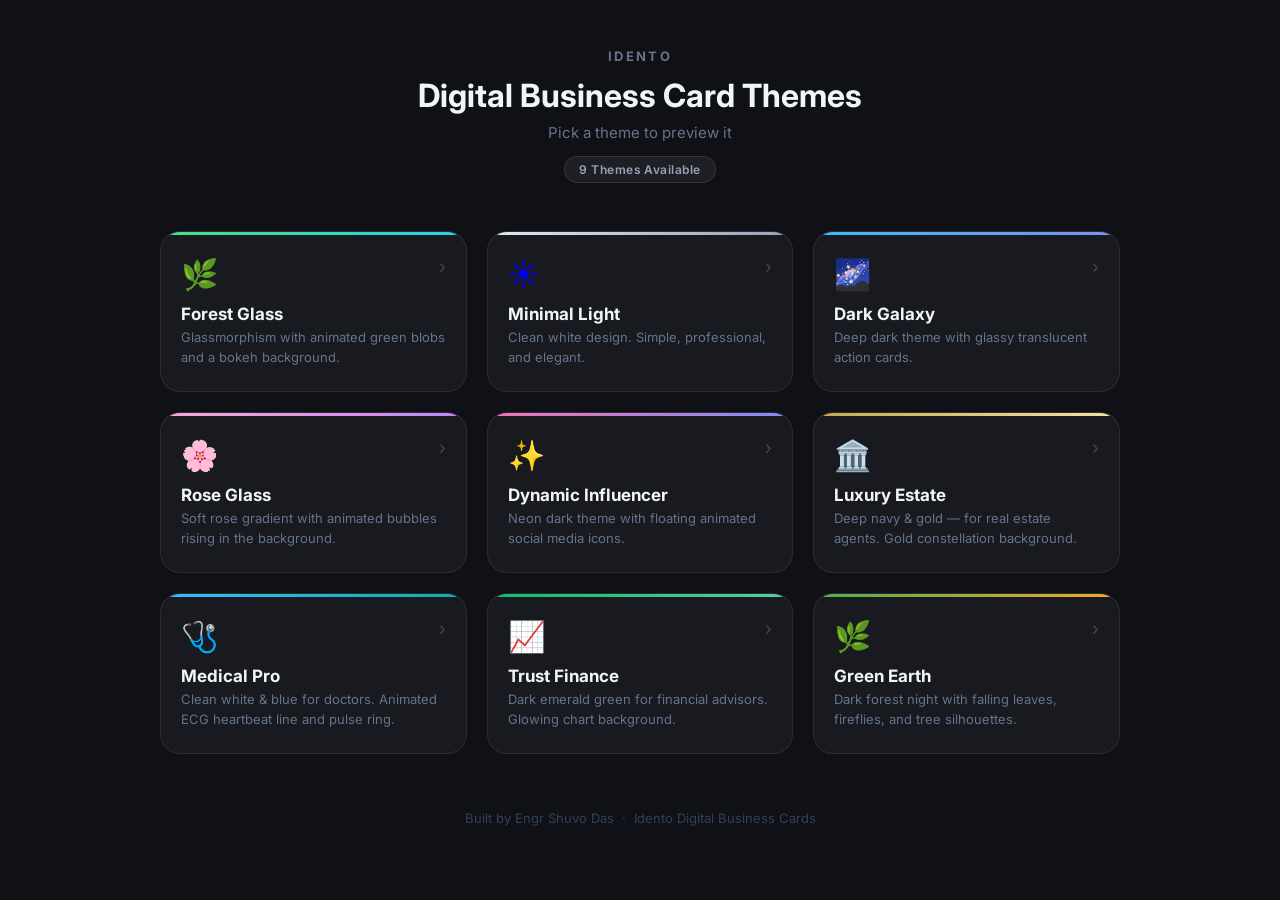
<file: index.html>
<!DOCTYPE html>
<html lang="en">
<head>
  <meta charset="UTF-8" />
  <meta name="viewport" content="width=device-width, initial-scale=1.0" />
  <meta name="description" content="Idento – Digital Business Card Themes by Engr Shuvo Das" />
  <title>Idento | Theme Gallery</title>

  <link rel="preconnect" href="https://fonts.googleapis.com" />
  <link rel="preconnect" href="https://fonts.gstatic.com" crossorigin />
  <link href="https://fonts.googleapis.com/css2?family=Inter:wght@400;500;600;700&display=swap" rel="stylesheet" />

  <style>
    *, *::before, *::after { box-sizing: border-box; margin: 0; padding: 0; }

    body {
      font-family: 'Inter', system-ui, sans-serif;
      background: #0f1117;
      color: #e2e8f0;
      min-height: 100vh;
      padding: 48px 24px;
    }

    /* ── HEADER ── */
    header {
      text-align: center;
      margin-bottom: 48px;
    }

    .logo {
      font-size: 13px;
      font-weight: 700;
      letter-spacing: 0.18em;
      text-transform: uppercase;
      color: #64748b;
      margin-bottom: 12px;
    }

    h1 {
      font-size: 32px;
      font-weight: 700;
      color: #f1f5f9;
      margin-bottom: 8px;
    }

    .subtitle {
      font-size: 15px;
      color: #64748b;
    }

    .badge {
      display: inline-block;
      margin-top: 14px;
      background: rgba(255,255,255,0.06);
      border: 1px solid rgba(255,255,255,0.1);
      color: #94a3b8;
      font-size: 12px;
      font-weight: 600;
      padding: 5px 14px;
      border-radius: 20px;
      letter-spacing: 0.04em;
    }

    /* ── GRID ── */
    .grid {
      display: grid;
      grid-template-columns: repeat(auto-fill, minmax(260px, 1fr));
      gap: 20px;
      max-width: 960px;
      margin: 0 auto;
    }

    /* ── CARD ── */
    .card {
      display: block;
      text-decoration: none;
      background: rgba(255,255,255,0.04);
      border: 1px solid rgba(255,255,255,0.08);
      border-radius: 20px;
      padding: 24px 20px;
      transition: transform 0.2s ease, background 0.2s ease, border-color 0.2s ease;
      position: relative;
      overflow: hidden;
    }

    .card:hover {
      transform: translateY(-4px);
      background: rgba(255,255,255,0.07);
      border-color: rgba(255,255,255,0.16);
    }

    /* Colour accent bar at top */
    .card::before {
      content: '';
      position: absolute;
      top: 0; left: 0; right: 0;
      height: 3px;
      background: var(--accent);
      border-radius: 20px 20px 0 0;
    }

    .icon {
      font-size: 30px;
      margin-bottom: 12px;
      display: block;
    }

    .theme-name {
      font-size: 17px;
      font-weight: 700;
      color: #f1f5f9;
      margin-bottom: 4px;
    }

    .theme-desc {
      font-size: 13px;
      color: #64748b;
      line-height: 1.5;
    }

    .arrow {
      position: absolute;
      top: 24px;
      right: 20px;
      font-size: 18px;
      color: rgba(255,255,255,0.2);
      transition: color 0.2s ease, transform 0.2s ease;
    }

    .card:hover .arrow {
      color: rgba(255,255,255,0.6);
      transform: translateX(3px);
    }


    /* ── FOOTER ── */
    footer {
      text-align: center;
      margin-top: 56px;
      font-size: 13px;
      color: #334155;
    }
  </style>
</head>
<body>

  <header>
    <p class="logo">Idento</p>
    <h1>Digital Business Card Themes</h1>
    <p class="subtitle">Pick a theme to preview it</p>
    <span class="badge">9 Themes Available</span>
  </header>

  <div class="grid">

    <a href="Forest Glass/index.html" class="card" style="--accent: linear-gradient(90deg, #4ade80, #22d3ee);">
      <span class="icon">🌿</span>
      <p class="theme-name">Forest Glass</p>
      <p class="theme-desc">Glassmorphism with animated green blobs and a bokeh background.</p>
      <span class="arrow">›</span>
    </a>

    <a href="Minimal Light/index.html" class="card" style="--accent: linear-gradient(90deg, #e2e8f0, #94a3b8);">
      <span class="icon">☀️</span>
      <p class="theme-name">Minimal Light</p>
      <p class="theme-desc">Clean white design. Simple, professional, and elegant.</p>
      <span class="arrow">›</span>
    </a>

    <a href="Dark Galaxy/index.html" class="card" style="--accent: linear-gradient(90deg, #38bdf8, #818cf8);">
      <span class="icon">🌌</span>
      <p class="theme-name">Dark Galaxy</p>
      <p class="theme-desc">Deep dark theme with glassy translucent action cards.</p>
      <span class="arrow">›</span>
    </a>

    <a href="Rose Glass/index.html" class="card" style="--accent: linear-gradient(90deg, #f9a8d4, #c084fc);">
      <span class="icon">🌸</span>
      <p class="theme-name">Rose Glass</p>
      <p class="theme-desc">Soft rose gradient with animated bubbles rising in the background.</p>
      <span class="arrow">›</span>
    </a>

    <a href="Dynamic Influencer/index.html" class="card" style="--accent: linear-gradient(90deg, #f472b6, #818cf8);">
      <span class="icon">✨</span>
      <p class="theme-name">Dynamic Influencer</p>
      <p class="theme-desc">Neon dark theme with floating animated social media icons.</p>
      <span class="arrow">›</span>
    </a>

    <a href="Luxury Estate/index.html" class="card" style="--accent: linear-gradient(90deg, #c9a84c, #f5e3a9);">
      <span class="icon">🏛️</span>
      <p class="theme-name">Luxury Estate</p>
      <p class="theme-desc">Deep navy & gold — for real estate agents. Gold constellation background.</p>
      <span class="arrow">›</span>
    </a>

    <a href="Medical Pro/index.html" class="card" style="--accent: linear-gradient(90deg, #38bdf8, #0aafaa);">
      <span class="icon">🩺</span>
      <p class="theme-name">Medical Pro</p>
      <p class="theme-desc">Clean white & blue for doctors. Animated ECG heartbeat line and pulse ring.</p>
      <span class="arrow">›</span>
    </a>

    <a href="Trust Finance/index.html" class="card" style="--accent: linear-gradient(90deg, #0dbd6f, #56cfa0);">
      <span class="icon">📈</span>
      <p class="theme-name">Trust Finance</p>
      <p class="theme-desc">Dark emerald green for financial advisors. Glowing chart background.</p>
      <span class="arrow">›</span>
    </a>


    <a href="Green Earth/index.html" class="card" style="--accent: linear-gradient(90deg, #4caf50, #f9a825);">
      <span class="icon">🌿</span>
      <p class="theme-name">Green Earth</p>
      <p class="theme-desc">Dark forest night with falling leaves, fireflies, and tree silhouettes.</p>
      <span class="arrow">›</span>
    </a>


  </div>

  <footer>
    Built by Engr Shuvo Das &nbsp;·&nbsp; Idento Digital Business Cards
  </footer>

</body>
</html>
</file>
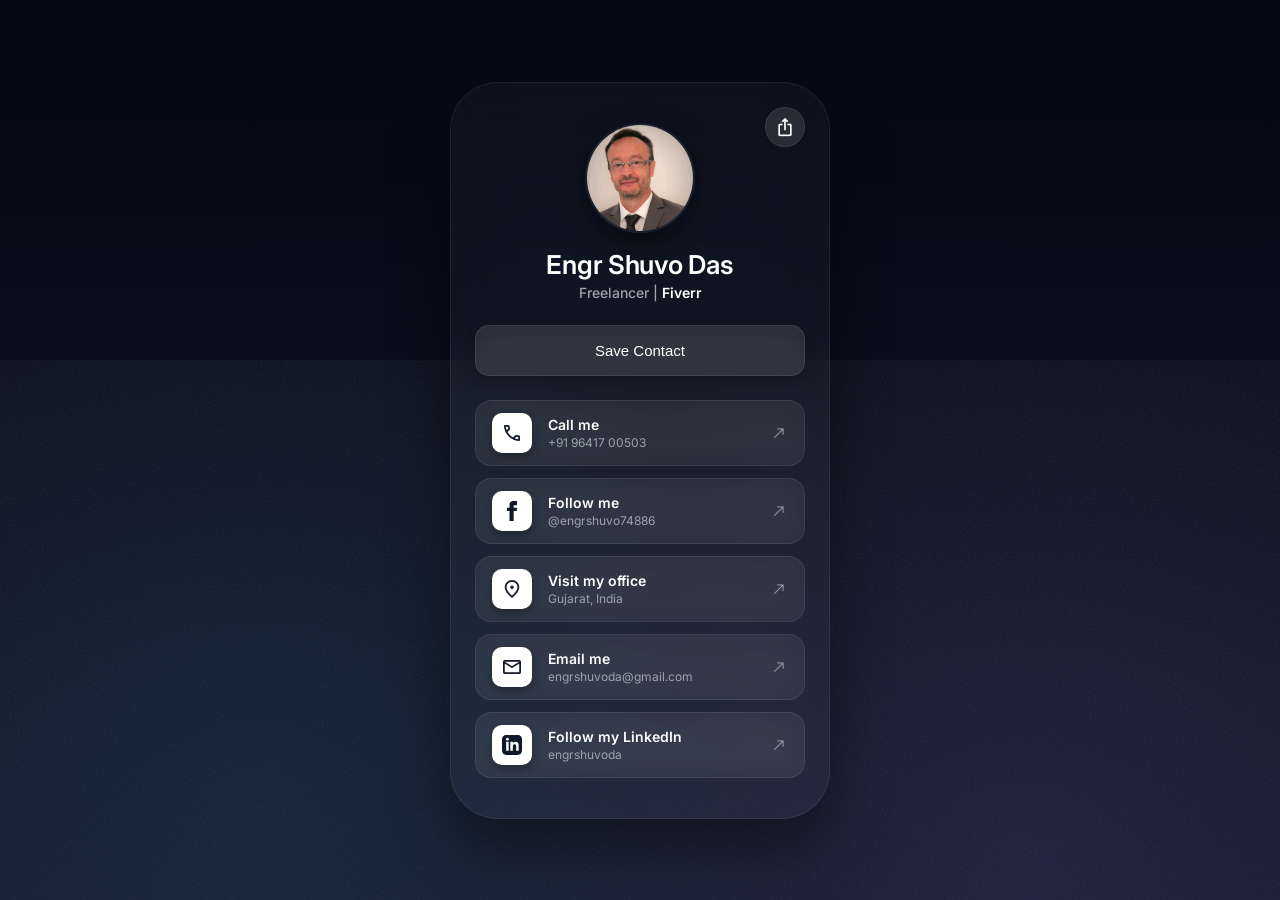
<file: Dark Galaxy/index.html>
<!DOCTYPE html>
<html lang="en">
<head>
  <meta charset="UTF-8" />
  <meta name="viewport" content="width=device-width, initial-scale=1.0" />
  <meta name="description" content="Engr Shuvo Das – Freelancer at Fiverr. Connect via this digital business card: email, WhatsApp, location, and social links." />
  <title>Engr Shuvo Das | Dark Galaxy Theme</title>

  <!-- Preconnect for performance -->
  <link rel="preconnect" href="https://fonts.googleapis.com" />
  <link rel="preconnect" href="https://fonts.gstatic.com" crossorigin />

  <!-- Google Fonts: Inter -->
  <link href="https://fonts.googleapis.com/css2?family=Inter:wght@400;500;600;700&display=swap" rel="stylesheet" />

  <!-- Material Symbols Outlined -->
  <link href="https://fonts.googleapis.com/css2?family=Material+Symbols+Outlined:opsz,wght,FILL,GRAD@20..48,100..700,0..1,-50..200&display=swap" rel="stylesheet" />

  <!-- Main stylesheet -->
  <link rel="stylesheet" href="assets/css/style.css" />
</head>
<body>

  <!-- Dynamic star/nebula background effect -->
  <div class="galaxy-bg" aria-hidden="true"></div>

  <main class="card-wrapper" role="main">
    <article class="glass-card" aria-label="Engr Shuvo Das Digital Business Card">

      <!-- ── Floating Share Button (top-right corner) ─────── -->
      <button class="share-fab" id="btn-share" aria-label="Share this card" title="Share">
        <span class="material-symbols-outlined" aria-hidden="true">ios_share</span>
      </button>

      <!-- Profile Section -->
      <header class="profile-section">
        <div class="avatar-ring">
          <img src="assets/images/client.jpg" alt="Engr Shuvo Das professional headshot" class="avatar-img" loading="eager" />
        </div>
        <div class="profile-info">
          <h1 class="profile-name">Engr Shuvo Das</h1>
          <p class="profile-title">Freelancer | <span class="highlight">Fiverr</span></p>
        </div>
      </header>

      <!-- Save Contact CTA -->
      <button class="save-contact-btn" id="btn-save-contact" aria-label="Save Engr Shuvo Das to contacts">
        Save Contact
      </button>

      <!-- Action Buttons -->
      <nav class="actions-list" aria-label="Contact actions">

        <a href="https://wa.me/919641700503" target="_blank" rel="noopener noreferrer" class="action-btn" id="btn-call" aria-label="WhatsApp Shuvo at +91 96417 00503">
          <span class="action-icon-wrap" aria-hidden="true">
            <span class="material-symbols-outlined icon-dark">call</span>
          </span>
          <span class="action-text">
            <span class="action-label">Call me</span>
            <span class="action-sub">+91 96417 00503</span>
          </span>
          <span class="action-arrow material-symbols-outlined" aria-hidden="true">north_east</span>
        </a>

        <a href="https://www.instagram.com/engrshuvo74886/" target="_blank" rel="noopener noreferrer" class="action-btn" id="btn-follow" aria-label="Follow Shuvo on Instagram">
          <span class="action-icon-wrap" aria-hidden="true">
            <!-- Using facebook logo as per the image, though linking to instagram -->
            <svg viewBox="0 0 24 24" width="20" height="20" fill="var(--icon-dark)"><path d="M9 8h-3v4h3v12h5v-12h3.642l.358-4h-4v-1.667c0-.955.192-1.333 1.115-1.333h2.885v-5h-3.808c-3.596 0-5.192 1.583-5.192 4.615v3.385z"/></svg>
          </span>
          <span class="action-text">
            <span class="action-label">Follow me</span>
            <span class="action-sub">@engrshuvo74886</span>
          </span>
          <span class="action-arrow material-symbols-outlined" aria-hidden="true">north_east</span>
        </a>

        <a href="https://maps.app.goo.gl/9TnqmrrwfwZEkH7EA" target="_blank" rel="noopener noreferrer" class="action-btn" id="btn-office" aria-label="View Shuvo's location on Google Maps">
          <span class="action-icon-wrap" aria-hidden="true">
            <span class="material-symbols-outlined icon-dark">location_on</span>
          </span>
          <span class="action-text">
            <span class="action-label">Visit my office</span>
            <span class="action-sub">Gujarat, India</span>
          </span>
          <span class="action-arrow material-symbols-outlined" aria-hidden="true">north_east</span>
        </a>

        <a href="mailto:engrshuvoda@gmail.com" class="action-btn" id="btn-email" aria-label="Send Shuvo an email">
          <span class="action-icon-wrap" aria-hidden="true">
            <span class="material-symbols-outlined icon-dark">mail</span>
          </span>
          <span class="action-text">
            <span class="action-label">Email me</span>
            <span class="action-sub">engrshuvoda@gmail.com</span>
          </span>
          <span class="action-arrow material-symbols-outlined" aria-hidden="true">north_east</span>
        </a>

        <a href="https://linkedin.com/in/engrshuvoda" target="_blank" rel="noopener noreferrer" class="action-btn" id="btn-linkedin" aria-label="Connect with Shuvo on LinkedIn">
          <span class="action-icon-wrap" aria-hidden="true">
            <svg viewBox="0 0 24 24" width="20" height="20" fill="var(--icon-dark)"><path d="M19 0h-14c-2.761 0-5 2.239-5 5v14c0 2.761 2.239 5 5 5h14c2.762 0 5-2.239 5-5v-14c0-2.761-2.238-5-5-5zm-11 19h-3v-11h3v11zm-1.5-12.268c-.966 0-1.75-.79-1.75-1.764s.784-1.764 1.75-1.764 1.75.79 1.75 1.764-.783 1.764-1.75 1.764zm13.5 12.268h-3v-5.604c0-3.368-4-3.113-4 0v5.604h-3v-11h3v1.765c1.396-2.586 7-2.777 7 2.476v6.759z"/></svg>
          </span>
          <span class="action-text">
            <span class="action-label">Follow my LinkedIn</span>
            <span class="action-sub">engrshuvoda</span>
          </span>
          <span class="action-arrow material-symbols-outlined" aria-hidden="true">north_east</span>
        </a>

      </nav>

    </article>
  </main>

  <!-- Toast Notification Container -->
  <div id="toast-container" class="toast-container" aria-live="polite"></div>

  <!-- Main script -->
  <script src="assets/js/script.js"></script>
</body>
</html>
</file>
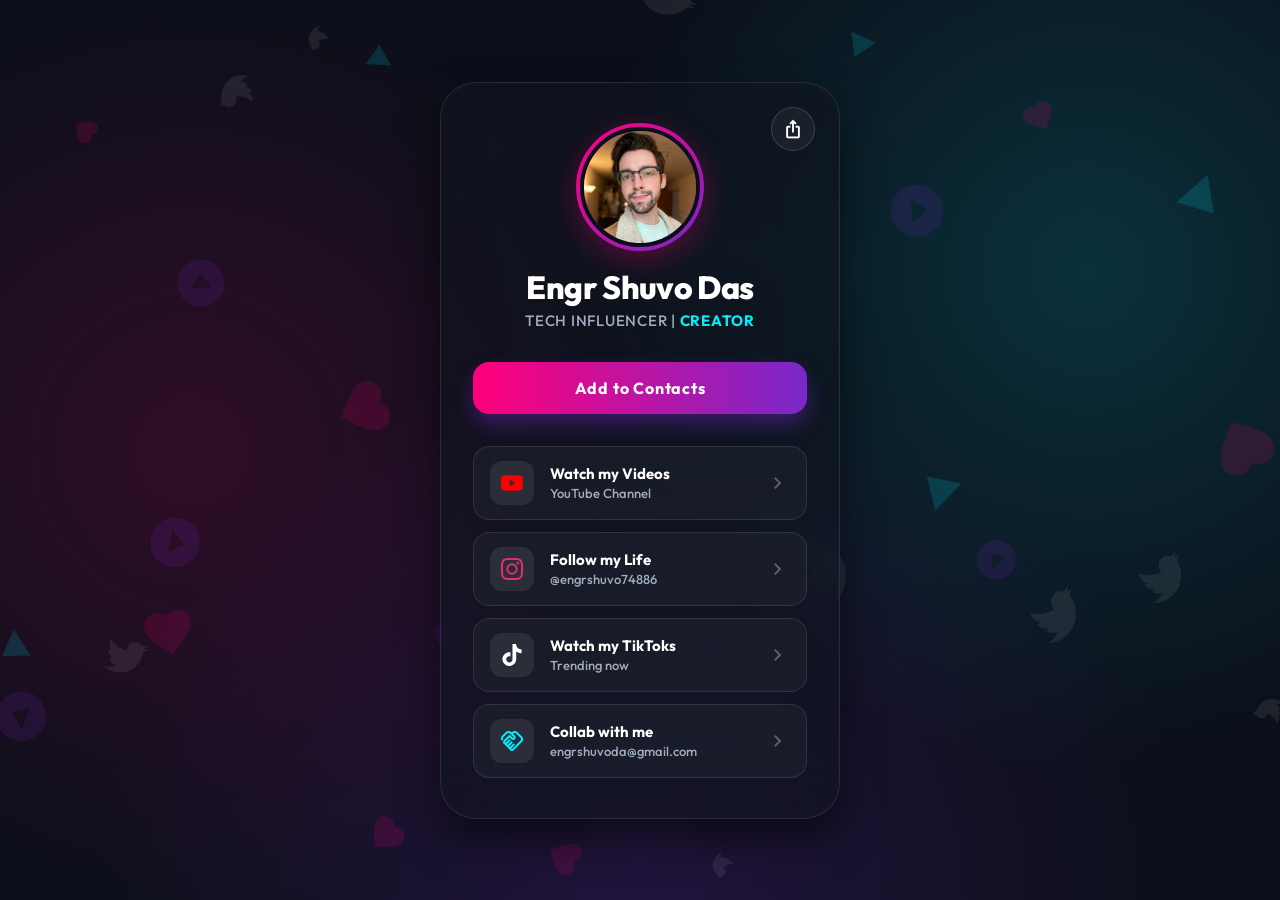
<file: Dynamic Influencer/index.html>
<!DOCTYPE html>
<html lang="en">
<head>
  <meta charset="UTF-8" />
  <meta name="viewport" content="width=device-width, initial-scale=1.0" />
  <meta name="description" content="Engr Shuvo Das – Freelancer at Fiverr. Connect via this digital business card: email, WhatsApp, location, and social links." />
  <title>Engr Shuvo Das | Dynamic Influencer Theme</title>

  <!-- Preconnect for performance -->
  <link rel="preconnect" href="https://fonts.googleapis.com" />
  <link rel="preconnect" href="https://fonts.gstatic.com" crossorigin />

  <!-- Google Fonts: Outfit (Vibrant, modern sans-serif) -->
  <link href="https://fonts.googleapis.com/css2?family=Outfit:wght@400;500;700;800&display=swap" rel="stylesheet" />

  <!-- Material Symbols Outlined -->
  <link href="https://fonts.googleapis.com/css2?family=Material+Symbols+Outlined:opsz,wght,FILL,GRAD@20..48,100..700,0..1,-50..200&display=swap" rel="stylesheet" />

  <!-- Main stylesheet -->
  <link rel="stylesheet" href="assets/css/style.css" />
</head>
<body>

  <!-- Animated Social Icons Canvas -->
  <canvas id="social-canvas" aria-hidden="true"></canvas>

  <main class="card-wrapper" role="main">
    <article class="glass-card" aria-label="Engr Shuvo Das Digital Business Card">

      <!-- ── Floating Share Button (top-right corner) ─────── -->
      <button class="share-fab" id="btn-share" aria-label="Share this card" title="Share">
        <span class="material-symbols-outlined" aria-hidden="true">ios_share</span>
      </button>

      <!-- Profile Section -->
      <header class="profile-section">
        <div class="avatar-ring">
          <img src="assets/images/client.jpg" alt="Engr Shuvo Das professional headshot" class="avatar-img" loading="eager" />
        </div>
        <div class="profile-info">
          <h1 class="profile-name">Engr Shuvo Das</h1>
          <p class="profile-title">Tech Influencer | <span class="highlight">Creator</span></p>
        </div>
      </header>

      <!-- Save Contact CTA -->
      <button class="save-contact-btn" id="btn-save-contact" aria-label="Save Engr Shuvo Das to contacts">
        Add to Contacts
      </button>

      <!-- Action Buttons -->
      <nav class="actions-list" aria-label="Social links and actions">

        <a href="https://www.youtube.com/@engrshuvodas" target="_blank" rel="noopener noreferrer" class="action-btn" aria-label="Subscribe on YouTube">
          <span class="action-icon-wrap icon-youtube" aria-hidden="true">
            <svg viewBox="0 0 24 24" width="22" height="22" fill="currentColor"><path d="M23.498 6.186a3.016 3.016 0 0 0-2.122-2.136C19.505 3.5 12 3.5 12 3.5s-7.505 0-9.377.55a3.016 3.016 0 0 0-2.122 2.136C0 8.07 0 12 0 12s0 3.93.502 5.814a3.016 3.016 0 0 0 2.122 2.136c1.871.55 9.376.55 9.376.55s7.505 0 9.377-.55a3.016 3.016 0 0 0 2.122-2.136C24 15.93 24 12 24 12s0-3.93-.502-5.814zM9.545 15.568V8.432L15.818 12l-6.273 3.568z"/></svg>
          </span>
          <span class="action-text">
            <span class="action-label">Watch my Videos</span>
            <span class="action-sub">YouTube Channel</span>
          </span>
          <span class="action-arrow material-symbols-outlined" aria-hidden="true">chevron_right</span>
        </a>

        <a href="https://www.instagram.com/engrshuvo74886/" target="_blank" rel="noopener noreferrer" class="action-btn" aria-label="Follow Shuvo on Instagram">
          <span class="action-icon-wrap icon-instagram" aria-hidden="true">
            <svg viewBox="0 0 24 24" width="22" height="22" fill="currentColor"><path d="M12 2.163c3.204 0 3.584.012 4.85.07 3.252.148 4.771 1.691 4.919 4.919.058 1.265.069 1.645.069 4.849 0 3.205-.012 3.584-.069 4.849-.149 3.225-1.664 4.771-4.919 4.919-1.266.058-1.644.07-4.85.07-3.204 0-3.584-.012-4.849-.07-3.26-.149-4.771-1.699-4.919-4.92-.058-1.265-.07-1.644-.07-4.849 0-3.204.013-3.583.07-4.849.149-3.227 1.664-4.771 4.919-4.919 1.266-.057 1.645-.069 4.849-.069zM12 0C8.741 0 8.333.014 7.053.072 2.695.272.273 2.69.073 7.052.014 8.333 0 8.741 0 12c0 3.259.014 3.668.072 4.948.2 4.358 2.618 6.78 6.98 6.98C8.333 23.986 8.741 24 12 24c3.259 0 3.668-.014 4.948-.072 4.354-.2 6.782-2.618 6.979-6.98.059-1.28.073-1.689.073-4.948 0-3.259-.014-3.667-.072-4.947-.196-4.354-2.617-6.78-6.979-6.98C15.668.014 15.259 0 12 0zm0 5.838a6.162 6.162 0 100 12.324 6.162 6.162 0 000-12.324zM12 16a4 4 0 110-8 4 4 0 010 8zm6.406-11.845a1.44 1.44 0 100 2.881 1.44 1.44 0 000-2.881z"/></svg>
          </span>
          <span class="action-text">
            <span class="action-label">Follow my Life</span>
            <span class="action-sub">@engrshuvo74886</span>
          </span>
          <span class="action-arrow material-symbols-outlined" aria-hidden="true">chevron_right</span>
        </a>

        <a href="https://tiktok.com/" target="_blank" rel="noopener noreferrer" class="action-btn" aria-label="Watch Shuvo on TikTok">
          <span class="action-icon-wrap icon-tiktok" aria-hidden="true">
            <svg viewBox="0 0 24 24" width="22" height="22" fill="currentColor"><path d="M12.525.02c1.31-.02 2.61-.01 3.91-.02.08 1.53.63 3.09 1.75 4.17 1.12 1.11 2.7 1.62 4.24 1.79v4.03c-1.44-.05-2.89-.35-4.2-.97-.57-.26-1.1-.59-1.62-.93-.01 2.92.01 5.84-.02 8.75-.08 1.4-.54 2.79-1.35 3.94-1.31 1.92-3.58 3.17-5.91 3.21-1.43.08-2.86-.31-4.08-1.03-2.02-1.19-3.44-3.37-3.65-5.71-.02-.5-.03-1-.01-1.49.18-1.9 1.12-3.72 2.58-4.96 1.66-1.44 3.98-2.13 6.15-1.72.02 1.48-.04 2.96-.04 4.44-.99-.32-2.15-.23-3.02.37-.63.41-1.11 1.04-1.36 1.75-.21.51-.15 1.07-.14 1.61.24 1.64 1.82 3.02 3.5 2.87 1.12-.01 2.19-.66 2.77-1.61.19-.33.4-.67.41-1.06.1-1.79.06-3.57.07-5.36.01-4.03-.01-8.05.02-12.07z"/></svg>
          </span>
          <span class="action-text">
            <span class="action-label">Watch my TikToks</span>
            <span class="action-sub">Trending now</span>
          </span>
          <span class="action-arrow material-symbols-outlined" aria-hidden="true">chevron_right</span>
        </a>

        <a href="mailto:engrshuvoda@gmail.com" class="action-btn" id="btn-email" aria-label="Send Shuvo an email for collabs">
          <span class="action-icon-wrap icon-collab" aria-hidden="true">
            <span class="material-symbols-outlined">handshake</span>
          </span>
          <span class="action-text">
            <span class="action-label">Collab with me</span>
            <span class="action-sub">engrshuvoda@gmail.com</span>
          </span>
          <span class="action-arrow material-symbols-outlined" aria-hidden="true">chevron_right</span>
        </a>

      </nav>

    </article>
  </main>

  <!-- Toast Notification Container -->
  <div id="toast-container" class="toast-container" aria-live="polite"></div>

  <!-- Main script -->
  <script src="assets/js/script.js"></script>
</body>
</html>
</file>
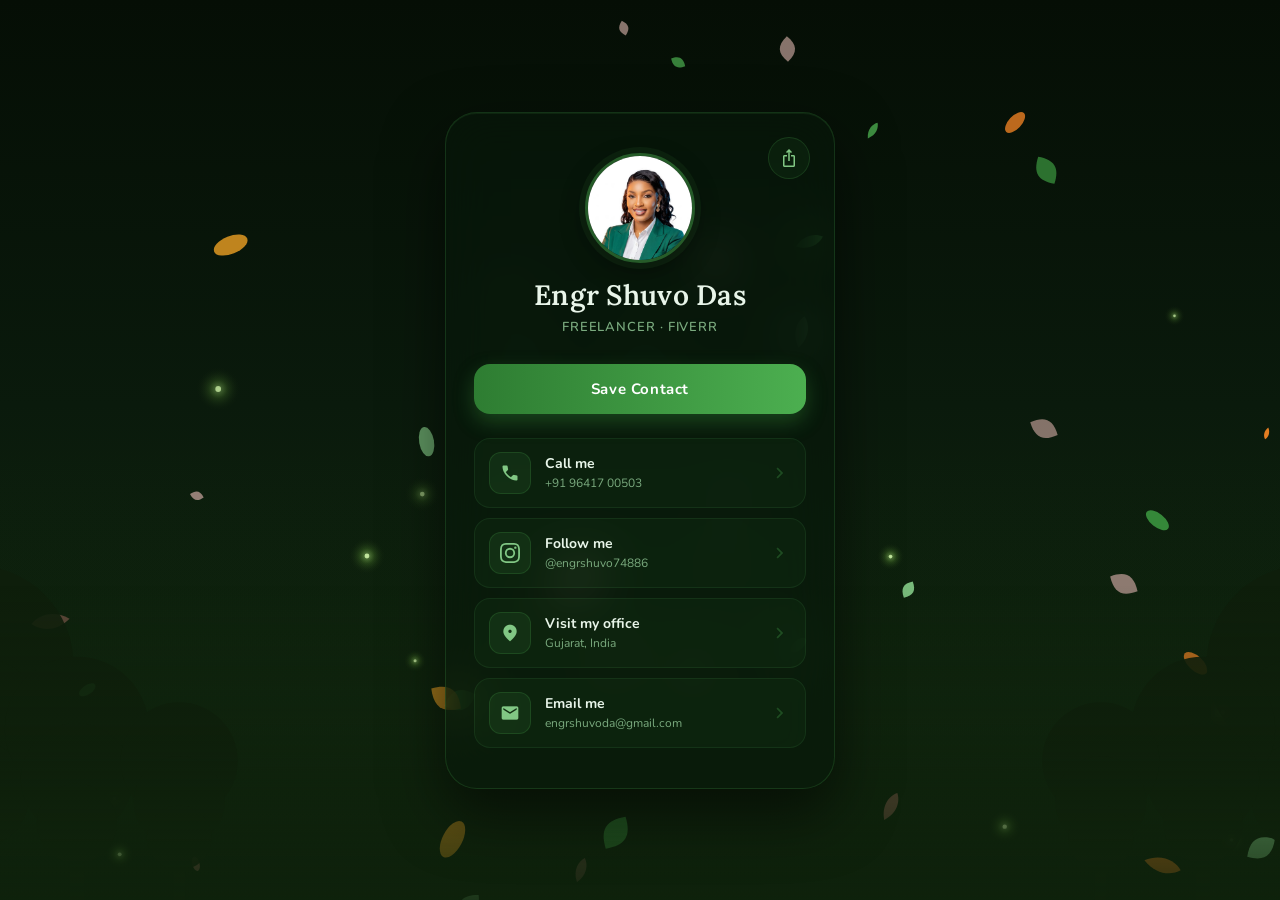
<file: Green Earth/index.html>
<!DOCTYPE html>
<html lang="en">
<head>
  <meta charset="UTF-8" />
  <meta name="viewport" content="width=device-width, initial-scale=1.0" />
  <meta name="description" content="Engr Shuvo Das – Connect via this digital business card." />
  <title>Engr Shuvo Das | Green Earth</title>

  <link rel="preconnect" href="https://fonts.googleapis.com" />
  <link rel="preconnect" href="https://fonts.gstatic.com" crossorigin />

  <!-- Lora (warm serif for name) + Nunito (friendly body) -->
  <link href="https://fonts.googleapis.com/css2?family=Lora:ital,wght@0,500;0,600;0,700;1,500&family=Nunito:wght@400;500;600;700&display=swap" rel="stylesheet" />
  <link href="https://fonts.googleapis.com/css2?family=Material+Symbols+Outlined:opsz,wght,FILL,GRAD@20..48,100..700,0..1,-50..200&display=swap" rel="stylesheet" />

  <link rel="stylesheet" href="assets/css/style.css" />
</head>
<body>

  <!-- Falling leaves + mist canvas -->
  <canvas id="nature-canvas" aria-hidden="true"></canvas>

  <!-- Bottom mist overlay -->
  <div class="mist" aria-hidden="true"></div>

  <main class="card-wrapper" role="main">
    <article class="glass-card" aria-label="Engr Shuvo Das Digital Business Card">

      <!-- Share Button -->
      <button class="share-fab" id="btn-share" aria-label="Share this card" title="Share">
        <span class="material-symbols-outlined" aria-hidden="true">ios_share</span>
      </button>

      <!-- Profile Section -->
      <header class="profile-section">
        <div class="avatar-wrap">
          <img src="assets/images/client.jpg" alt="Engr Shuvo Das" class="avatar-img" loading="eager" />
        </div>
        <h1 class="profile-name">Engr Shuvo Das</h1>
        <p class="profile-title">Freelancer · Fiverr</p>
      </header>

      <!-- Save Contact CTA -->
      <button class="save-contact-btn" id="btn-save-contact" aria-label="Save contact">
        Save Contact
      </button>

      <!-- Action Buttons -->
      <nav class="actions-list" aria-label="Contact actions">

        <a href="https://wa.me/919641700503" target="_blank" rel="noopener noreferrer" class="action-btn" aria-label="Call or WhatsApp">
          <span class="action-icon-wrap" aria-hidden="true">
            <span class="material-symbols-outlined">call</span>
          </span>
          <span class="action-text">
            <span class="action-label">Call me</span>
            <span class="action-sub">+91 96417 00503</span>
          </span>
          <span class="action-arrow material-symbols-outlined" aria-hidden="true">chevron_right</span>
        </a>

        <a href="https://www.instagram.com/engrshuvo74886/" target="_blank" rel="noopener noreferrer" class="action-btn" aria-label="Instagram">
          <span class="action-icon-wrap" aria-hidden="true">
            <svg viewBox="0 0 24 24" width="20" height="20" fill="currentColor"><path d="M12 2.163c3.204 0 3.584.012 4.85.07 3.252.148 4.771 1.691 4.919 4.919.058 1.265.069 1.645.069 4.849 0 3.205-.012 3.584-.069 4.849-.149 3.225-1.664 4.771-4.919 4.919-1.266.058-1.644.07-4.85.07-3.204 0-3.584-.012-4.849-.07-3.26-.149-4.771-1.699-4.919-4.92-.058-1.265-.07-1.644-.07-4.849 0-3.204.013-3.583.07-4.849.149-3.227 1.664-4.771 4.919-4.919 1.266-.057 1.645-.069 4.849-.069zM12 0C8.741 0 8.333.014 7.053.072 2.695.272.273 2.69.073 7.052.014 8.333 0 8.741 0 12c0 3.259.014 3.668.072 4.948.2 4.358 2.618 6.78 6.98 6.98C8.333 23.986 8.741 24 12 24c3.259 0 3.668-.014 4.948-.072 4.354-.2 6.782-2.618 6.979-6.98.059-1.28.073-1.689.073-4.948 0-3.259-.014-3.667-.072-4.947-.196-4.354-2.617-6.78-6.979-6.98C15.668.014 15.259 0 12 0zm0 5.838a6.162 6.162 0 100 12.324 6.162 6.162 0 000-12.324zM12 16a4 4 0 110-8 4 4 0 010 8zm6.406-11.845a1.44 1.44 0 100 2.881 1.44 1.44 0 000-2.881z"/></svg>
          </span>
          <span class="action-text">
            <span class="action-label">Follow me</span>
            <span class="action-sub">@engrshuvo74886</span>
          </span>
          <span class="action-arrow material-symbols-outlined" aria-hidden="true">chevron_right</span>
        </a>

        <a href="https://maps.app.goo.gl/9TnqmrrwfwZEkH7EA" target="_blank" rel="noopener noreferrer" class="action-btn" aria-label="Location">
          <span class="action-icon-wrap" aria-hidden="true">
            <span class="material-symbols-outlined">location_on</span>
          </span>
          <span class="action-text">
            <span class="action-label">Visit my office</span>
            <span class="action-sub">Gujarat, India</span>
          </span>
          <span class="action-arrow material-symbols-outlined" aria-hidden="true">chevron_right</span>
        </a>

        <a href="mailto:engrshuvoda@gmail.com" class="action-btn" aria-label="Email">
          <span class="action-icon-wrap" aria-hidden="true">
            <span class="material-symbols-outlined">mail</span>
          </span>
          <span class="action-text">
            <span class="action-label">Email me</span>
            <span class="action-sub">engrshuvoda@gmail.com</span>
          </span>
          <span class="action-arrow material-symbols-outlined" aria-hidden="true">chevron_right</span>
        </a>

      </nav>

    </article>
  </main>

  <div id="toast-container" class="toast-container" aria-live="polite"></div>

  <script src="assets/js/script.js"></script>
</body>
</html>
</file>
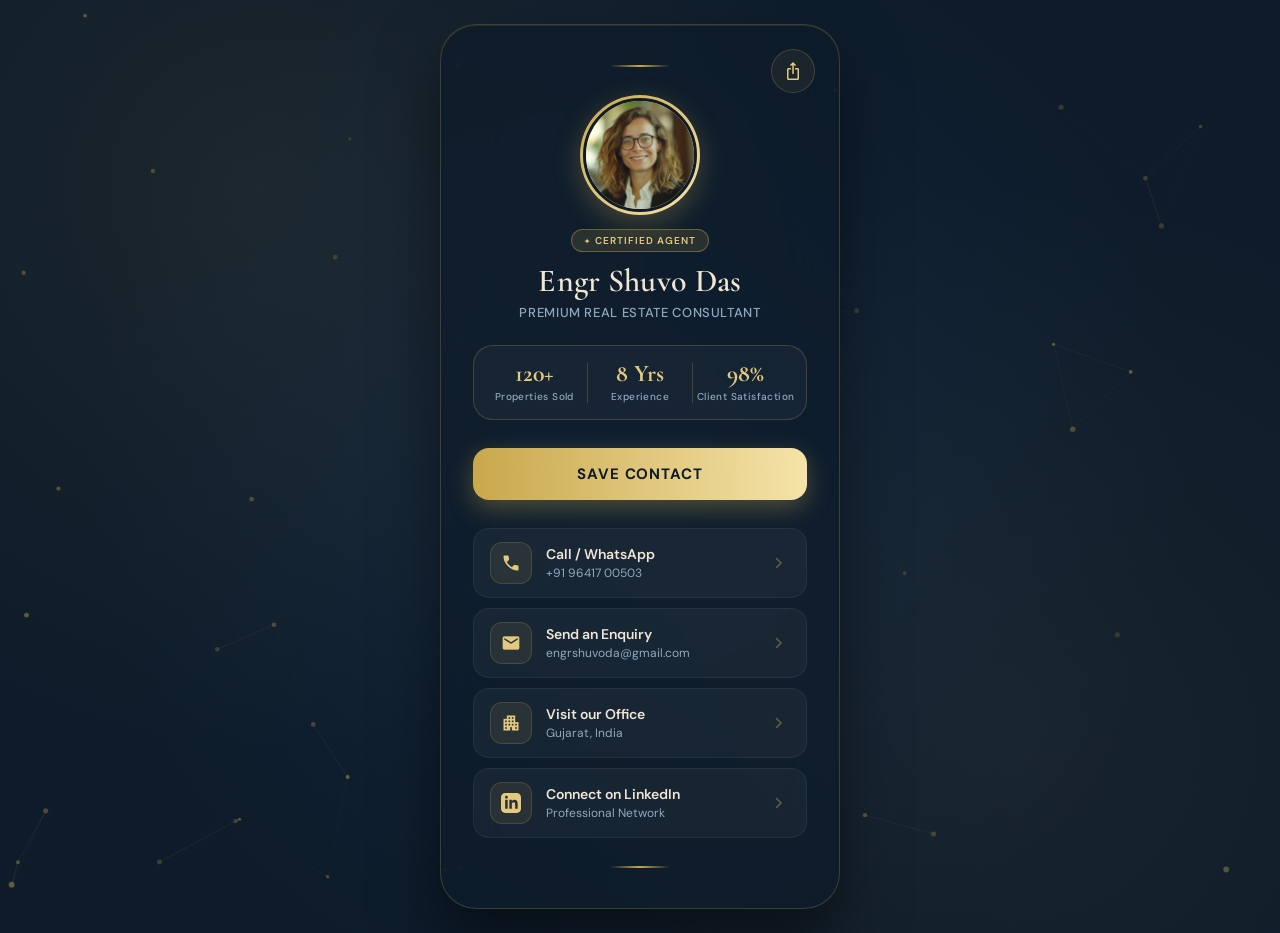
<file: Luxury Estate/index.html>
<!DOCTYPE html>
<html lang="en">
<head>
  <meta charset="UTF-8" />
  <meta name="viewport" content="width=device-width, initial-scale=1.0" />
  <meta name="description" content="Engr Shuvo Das – Premium Real Estate Agent. Find your dream property. Contact now." />
  <title>Engr Shuvo Das | Luxury Estate</title>

  <link rel="preconnect" href="https://fonts.googleapis.com" />
  <link rel="preconnect" href="https://fonts.gstatic.com" crossorigin />

  <!-- Cormorant Garamond (luxury serif) + DM Sans (clean body) -->
  <link href="https://fonts.googleapis.com/css2?family=Cormorant+Garamond:ital,wght@0,400;0,600;0,700;1,400&family=DM+Sans:wght@400;500;600&display=swap" rel="stylesheet" />

  <!-- Material Symbols -->
  <link href="https://fonts.googleapis.com/css2?family=Material+Symbols+Outlined:opsz,wght,FILL,GRAD@20..48,100..700,0..1,-50..200&display=swap" rel="stylesheet" />

  <link rel="stylesheet" href="assets/css/style.css" />
</head>
<body>

  <!-- Architectural grid / particle canvas -->
  <canvas id="estate-canvas" aria-hidden="true"></canvas>

  <main class="card-wrapper" role="main">
    <article class="glass-card" aria-label="Engr Shuvo Das Real Estate Business Card">

      <!-- Floating Share Button -->
      <button class="share-fab" id="btn-share" aria-label="Share this card" title="Share">
        <span class="material-symbols-outlined" aria-hidden="true">ios_share</span>
      </button>

      <!-- Gold divider accent top -->
      <div class="gold-accent" aria-hidden="true"></div>

      <!-- Profile Section -->
      <header class="profile-section">
        <div class="avatar-wrap">
          <img src="assets/images/client.jpg" alt="Engr Shuvo Das real estate agent" class="avatar-img" loading="eager" />
        </div>
        <div class="badge" aria-label="Certified Agent">Certified Agent</div>
        <h1 class="profile-name">Engr Shuvo Das</h1>
        <p class="profile-title">Premium Real Estate Consultant</p>
      </header>

      <!-- Stats Row -->
      <div class="stats-row" aria-label="Agent statistics">
        <div class="stat-item">
          <span class="stat-number">120+</span>
          <span class="stat-label">Properties Sold</span>
        </div>
        <div class="stat-divider" aria-hidden="true"></div>
        <div class="stat-item">
          <span class="stat-number">8 Yrs</span>
          <span class="stat-label">Experience</span>
        </div>
        <div class="stat-divider" aria-hidden="true"></div>
        <div class="stat-item">
          <span class="stat-number">98%</span>
          <span class="stat-label">Client Satisfaction</span>
        </div>
      </div>

      <!-- Save / CTA Button -->
      <button class="save-contact-btn" id="btn-save-contact" aria-label="Save Engr Shuvo Das to contacts">
        Save Contact
      </button>

      <!-- Action Buttons -->
      <nav class="actions-list" aria-label="Contact actions">

        <a href="https://wa.me/919641700503" target="_blank" rel="noopener noreferrer" class="action-btn" id="btn-call" aria-label="Call or WhatsApp Shuvo at +91 96417 00503">
          <span class="action-icon-wrap" aria-hidden="true">
            <span class="material-symbols-outlined">call</span>
          </span>
          <span class="action-text">
            <span class="action-label">Call / WhatsApp</span>
            <span class="action-sub">+91 96417 00503</span>
          </span>
          <span class="action-arrow material-symbols-outlined" aria-hidden="true">chevron_right</span>
        </a>

        <a href="mailto:engrshuvoda@gmail.com" class="action-btn" id="btn-email" aria-label="Email Shuvo for property inquiries">
          <span class="action-icon-wrap" aria-hidden="true">
            <span class="material-symbols-outlined">mail</span>
          </span>
          <span class="action-text">
            <span class="action-label">Send an Enquiry</span>
            <span class="action-sub">engrshuvoda@gmail.com</span>
          </span>
          <span class="action-arrow material-symbols-outlined" aria-hidden="true">chevron_right</span>
        </a>

        <a href="https://maps.app.goo.gl/9TnqmrrwfwZEkH7EA" target="_blank" rel="noopener noreferrer" class="action-btn" id="btn-office" aria-label="Visit office location on Google Maps">
          <span class="action-icon-wrap" aria-hidden="true">
            <span class="material-symbols-outlined">apartment</span>
          </span>
          <span class="action-text">
            <span class="action-label">Visit our Office</span>
            <span class="action-sub">Gujarat, India</span>
          </span>
          <span class="action-arrow material-symbols-outlined" aria-hidden="true">chevron_right</span>
        </a>

        <a href="https://linkedin.com/in/engrshuvoda" target="_blank" rel="noopener noreferrer" class="action-btn" id="btn-linkedin" aria-label="Connect on LinkedIn">
          <span class="action-icon-wrap" aria-hidden="true">
            <svg viewBox="0 0 24 24" width="20" height="20" fill="currentColor"><path d="M19 0h-14c-2.761 0-5 2.239-5 5v14c0 2.761 2.239 5 5 5h14c2.762 0 5-2.239 5-5v-14c0-2.761-2.238-5-5-5zm-11 19h-3v-11h3v11zm-1.5-12.268c-.966 0-1.75-.79-1.75-1.764s.784-1.764 1.75-1.764 1.75.79 1.75 1.764-.783 1.764-1.75 1.764zm13.5 12.268h-3v-5.604c0-3.368-4-3.113-4 0v5.604h-3v-11h3v1.765c1.396-2.586 7-2.777 7 2.476v6.759z"/></svg>
          </span>
          <span class="action-text">
            <span class="action-label">Connect on LinkedIn</span>
            <span class="action-sub">Professional Network</span>
          </span>
          <span class="action-arrow material-symbols-outlined" aria-hidden="true">chevron_right</span>
        </a>

      </nav>

      <!-- Gold divider accent bottom -->
      <div class="gold-accent" aria-hidden="true" style="margin-top: 28px; margin-bottom: 0;"></div>

    </article>
  </main>

  <!-- Toast Notification Container -->
  <div id="toast-container" class="toast-container" aria-live="polite"></div>

  <script src="assets/js/script.js"></script>
</body>
</html>
</file>
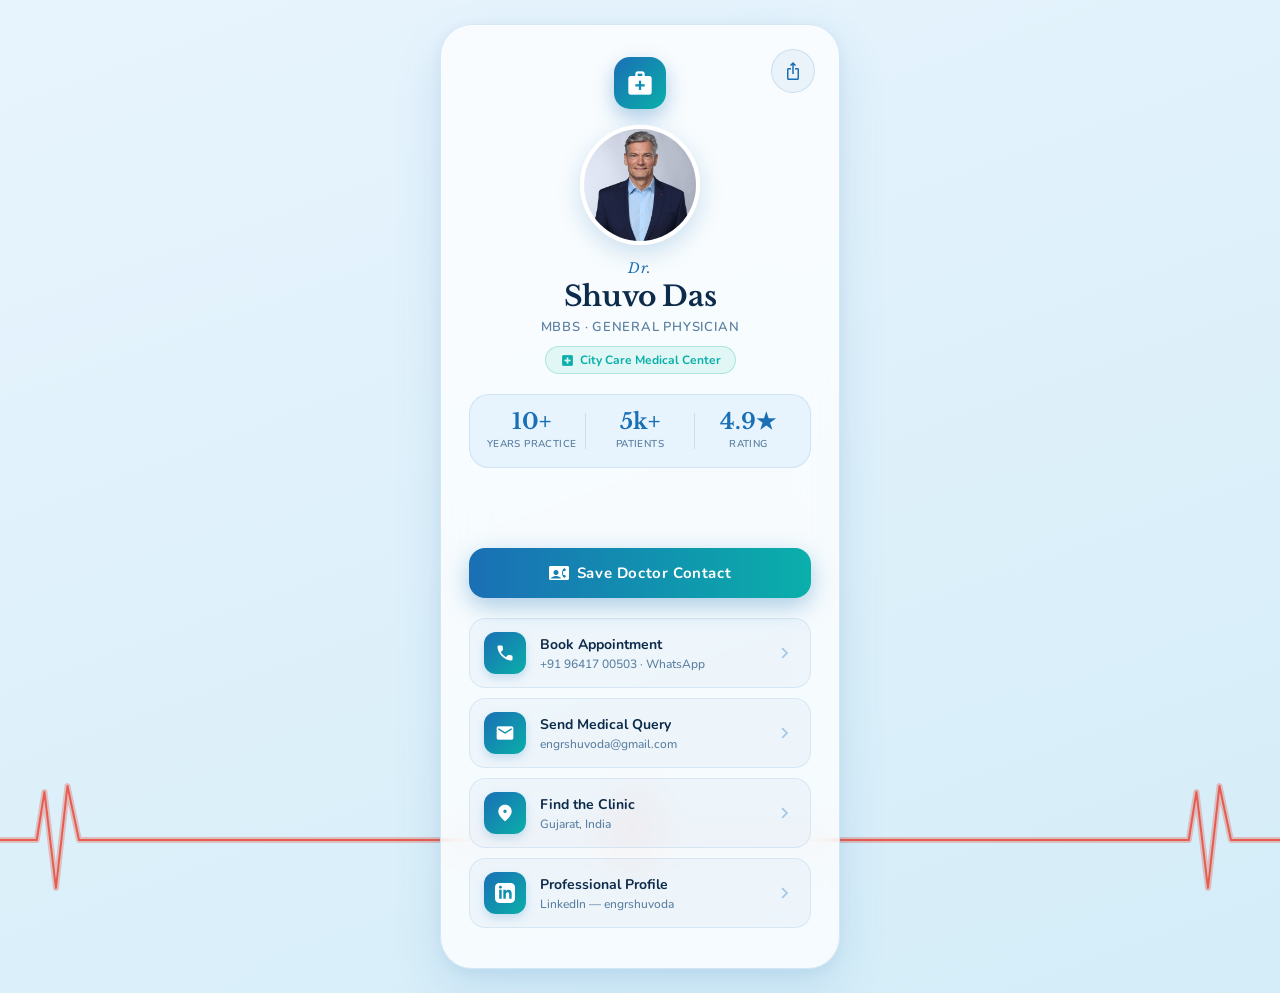
<file: Medical Pro/index.html>
<!DOCTYPE html>
<html lang="en">
<head>
  <meta charset="UTF-8" />
  <meta name="viewport" content="width=device-width, initial-scale=1.0" />
  <meta name="description" content="Dr. Engr Shuvo Das – Medical Professional. Book an appointment, call the clinic, or get directions." />
  <title>Dr. Shuvo Das | Medical Pro</title>

  <link rel="preconnect" href="https://fonts.googleapis.com" />
  <link rel="preconnect" href="https://fonts.gstatic.com" crossorigin />

  <!-- Nunito (clean, friendly, medical) + Libre Baskerville (name serif) -->
  <link href="https://fonts.googleapis.com/css2?family=Nunito:wght@400;500;600;700;800&family=Libre+Baskerville:ital,wght@0,400;0,700;1,400&display=swap" rel="stylesheet" />

  <!-- Material Symbols -->
  <link href="https://fonts.googleapis.com/css2?family=Material+Symbols+Outlined:opsz,wght,FILL,GRAD@20..48,100..700,0..1,-50..200&display=swap" rel="stylesheet" />

  <link rel="stylesheet" href="assets/css/style.css" />
</head>
<body>

  <!-- ECG Heartbeat Canvas -->
  <canvas id="ecg-canvas" aria-hidden="true"></canvas>

  <!-- Floating medical cross particles -->
  <div class="bg-crosses" aria-hidden="true" id="bg-crosses"></div>

  <main class="card-wrapper" role="main">
    <article class="glass-card" aria-label="Dr. Engr Shuvo Das Medical Business Card">

      <!-- Floating Share Button -->
      <button class="share-fab" id="btn-share" aria-label="Share this card" title="Share">
        <span class="material-symbols-outlined" aria-hidden="true">ios_share</span>
      </button>

      <!-- Medical Cross Badge Top -->
      <div class="med-header" aria-hidden="true">
        <div class="med-cross-icon">
          <span class="material-symbols-outlined">medical_services</span>
        </div>
      </div>

      <!-- Profile Section -->
      <header class="profile-section">
        <div class="avatar-wrap">
          <img src="assets/images/client.jpg" alt="Dr. Engr Shuvo Das" class="avatar-img" loading="eager" />
          <div class="avatar-ring-pulse" aria-hidden="true"></div>
        </div>
        <div class="dr-prefix">Dr.</div>
        <h1 class="profile-name">Shuvo Das</h1>
        <p class="profile-specialty">MBBS · General Physician</p>
        <div class="clinic-tag">
          <span class="material-symbols-outlined" aria-hidden="true">local_hospital</span>
          City Care Medical Center
        </div>
      </header>

      <!-- Stats Row -->
      <div class="stats-row" aria-label="Doctor statistics">
        <div class="stat-item">
          <span class="stat-number">10+</span>
          <span class="stat-label">Years Practice</span>
        </div>
        <div class="stat-divider" aria-hidden="true"></div>
        <div class="stat-item">
          <span class="stat-number">5k+</span>
          <span class="stat-label">Patients</span>
        </div>
        <div class="stat-divider" aria-hidden="true"></div>
        <div class="stat-item">
          <span class="stat-number">4.9★</span>
          <span class="stat-label">Rating</span>
        </div>
      </div>

      <!-- ECG Line Divider -->
      <div class="ecg-divider" aria-hidden="true">
        <svg viewBox="0 0 400 40" preserveAspectRatio="none" aria-hidden="true">
          <polyline class="ecg-line" points="0,20 60,20 70,20 80,5 90,35 100,5 110,20 120,20 180,20 190,20 200,5 210,35 220,5 230,20 240,20 300,20 310,20 320,5 330,35 340,5 350,20 360,20 400,20" />
        </svg>
      </div>

      <!-- Book Appointment CTA -->
      <button class="save-contact-btn" id="btn-save-contact" aria-label="Save doctor contact">
        <span class="material-symbols-outlined btn-icon" aria-hidden="true">contact_phone</span>
        Save Doctor Contact
      </button>

      <!-- Action Buttons -->
      <nav class="actions-list" aria-label="Contact actions">

        <a href="https://wa.me/919641700503" target="_blank" rel="noopener noreferrer" class="action-btn" aria-label="Call or WhatsApp the doctor">
          <span class="action-icon-wrap" aria-hidden="true">
            <span class="material-symbols-outlined">call</span>
          </span>
          <span class="action-text">
            <span class="action-label">Book Appointment</span>
            <span class="action-sub">+91 96417 00503 · WhatsApp</span>
          </span>
          <span class="action-arrow material-symbols-outlined" aria-hidden="true">chevron_right</span>
        </a>

        <a href="mailto:engrshuvoda@gmail.com" class="action-btn" aria-label="Email the doctor">
          <span class="action-icon-wrap" aria-hidden="true">
            <span class="material-symbols-outlined">mail</span>
          </span>
          <span class="action-text">
            <span class="action-label">Send Medical Query</span>
            <span class="action-sub">engrshuvoda@gmail.com</span>
          </span>
          <span class="action-arrow material-symbols-outlined" aria-hidden="true">chevron_right</span>
        </a>

        <a href="https://maps.app.goo.gl/9TnqmrrwfwZEkH7EA" target="_blank" rel="noopener noreferrer" class="action-btn" aria-label="Get directions to the clinic">
          <span class="action-icon-wrap" aria-hidden="true">
            <span class="material-symbols-outlined">location_on</span>
          </span>
          <span class="action-text">
            <span class="action-label">Find the Clinic</span>
            <span class="action-sub">Gujarat, India</span>
          </span>
          <span class="action-arrow material-symbols-outlined" aria-hidden="true">chevron_right</span>
        </a>

        <a href="https://linkedin.com/in/engrshuvoda" target="_blank" rel="noopener noreferrer" class="action-btn" aria-label="View doctor's LinkedIn profile">
          <span class="action-icon-wrap" aria-hidden="true">
            <svg viewBox="0 0 24 24" width="20" height="20" fill="currentColor"><path d="M19 0h-14c-2.761 0-5 2.239-5 5v14c0 2.761 2.239 5 5 5h14c2.762 0 5-2.239 5-5v-14c0-2.761-2.238-5-5-5zm-11 19h-3v-11h3v11zm-1.5-12.268c-.966 0-1.75-.79-1.75-1.764s.784-1.764 1.75-1.764 1.75.79 1.75 1.764-.783 1.764-1.75 1.764zm13.5 12.268h-3v-5.604c0-3.368-4-3.113-4 0v5.604h-3v-11h3v1.765c1.396-2.586 7-2.777 7 2.476v6.759z"/></svg>
          </span>
          <span class="action-text">
            <span class="action-label">Professional Profile</span>
            <span class="action-sub">LinkedIn — engrshuvoda</span>
          </span>
          <span class="action-arrow material-symbols-outlined" aria-hidden="true">chevron_right</span>
        </a>

      </nav>

    </article>
  </main>

  <!-- Toast Notification Container -->
  <div id="toast-container" class="toast-container" aria-live="polite"></div>

  <script src="assets/js/script.js"></script>
</body>
</html>
</file>
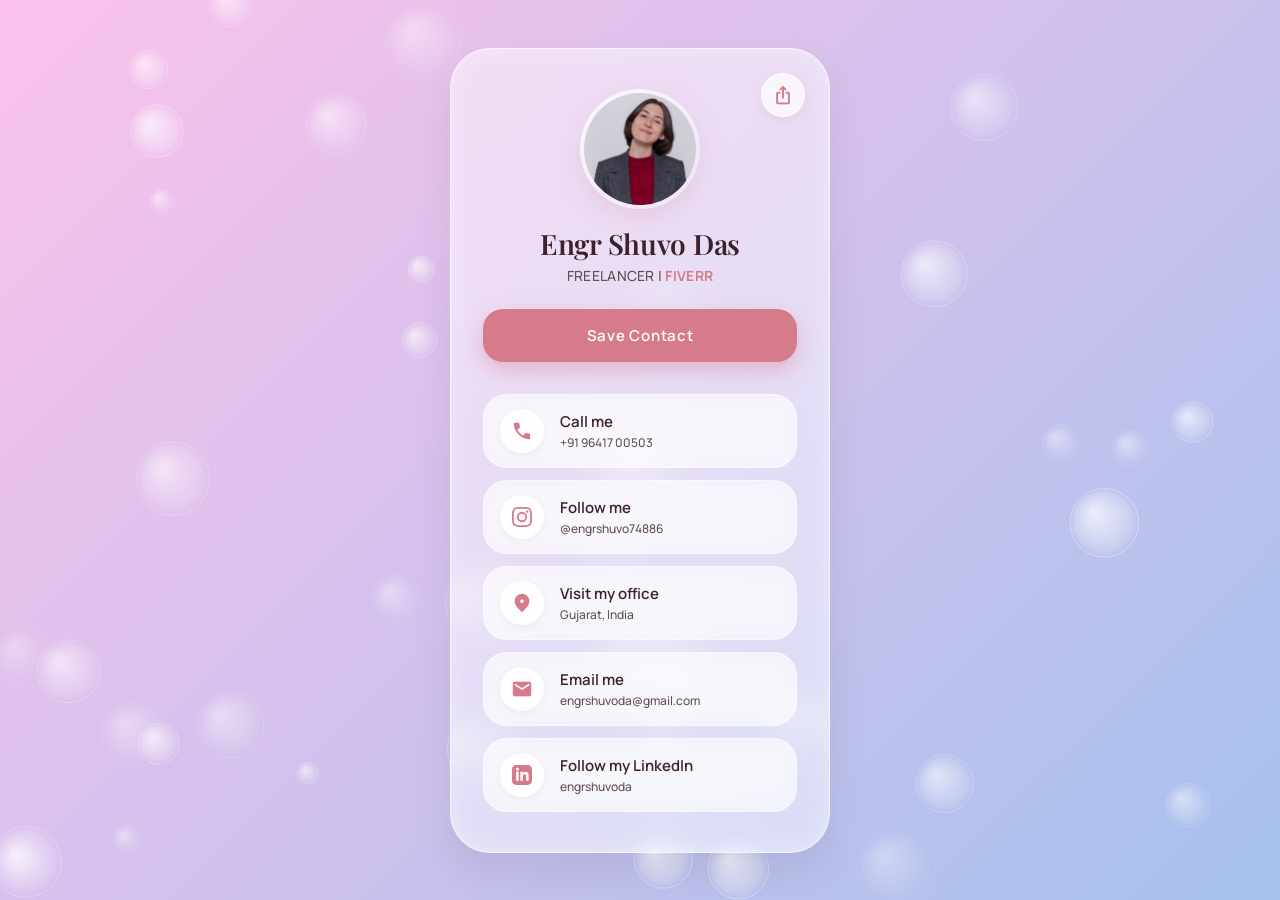
<file: Rose Glass/index.html>
<!DOCTYPE html>
<html lang="en">
<head>
  <meta charset="UTF-8" />
  <meta name="viewport" content="width=device-width, initial-scale=1.0" />
  <meta name="description" content="Engr Shuvo Das – Freelancer at Fiverr. Connect via this digital business card: email, WhatsApp, location, and social links." />
  <title>Engr Shuvo Das | Rose Glass Theme</title>

  <!-- Preconnect for performance -->
  <link rel="preconnect" href="https://fonts.googleapis.com" />
  <link rel="preconnect" href="https://fonts.gstatic.com" crossorigin />

  <!-- Google Fonts: Playfair Display (Serif for elegance) & Manrope (Sans for readability) -->
  <link href="https://fonts.googleapis.com/css2?family=Manrope:wght@400;500;600&family=Playfair+Display:ital,wght@0,500;0,600;0,700;1,500&display=swap" rel="stylesheet" />

  <!-- Material Symbols Outlined -->
  <link href="https://fonts.googleapis.com/css2?family=Material+Symbols+Outlined:opsz,wght,FILL,GRAD@20..48,100..700,0..1,-50..200&display=swap" rel="stylesheet" />

  <!-- Main stylesheet -->
  <link rel="stylesheet" href="assets/css/style.css" />
</head>
<body>

  <!-- Animated Bubble Canvas -->
  <canvas id="bubble-canvas" aria-hidden="true"></canvas>

  <main class="card-wrapper" role="main">
    <article class="glass-card" aria-label="Engr Shuvo Das Digital Business Card">

      <!-- ── Floating Share Button (top-right corner) ─────── -->
      <button class="share-fab" id="btn-share" aria-label="Share this card" title="Share">
        <span class="material-symbols-outlined" aria-hidden="true">ios_share</span>
      </button>

      <!-- Profile Section -->
      <header class="profile-section">
        <div class="avatar-ring">
          <img src="assets/images/client.jpg" alt="Engr Shuvo Das professional headshot" class="avatar-img" loading="eager" />
        </div>
        <div class="profile-info">
          <h1 class="profile-name">Engr Shuvo Das</h1>
          <p class="profile-title">Freelancer | <span class="highlight">Fiverr</span></p>
        </div>
      </header>

      <!-- Save Contact CTA -->
      <button class="save-contact-btn" id="btn-save-contact" aria-label="Save Engr Shuvo Das to contacts">
        Save Contact
      </button>

      <!-- Action Buttons -->
      <nav class="actions-list" aria-label="Contact actions">

        <a href="https://wa.me/919641700503" target="_blank" rel="noopener noreferrer" class="action-btn" id="btn-call" aria-label="WhatsApp Shuvo at +91 96417 00503">
          <span class="action-icon-wrap" aria-hidden="true">
            <span class="material-symbols-outlined icon-rose">call</span>
          </span>
          <span class="action-text">
            <span class="action-label">Call me</span>
            <span class="action-sub">+91 96417 00503</span>
          </span>
        </a>

        <a href="https://www.instagram.com/engrshuvo74886/" target="_blank" rel="noopener noreferrer" class="action-btn" id="btn-follow" aria-label="Follow Shuvo on Instagram">
          <span class="action-icon-wrap" aria-hidden="true">
            <svg viewBox="0 0 24 24" width="20" height="20" fill="var(--color-rose)"><path d="M12 2.163c3.204 0 3.584.012 4.85.07 3.252.148 4.771 1.691 4.919 4.919.058 1.265.069 1.645.069 4.849 0 3.205-.012 3.584-.069 4.849-.149 3.225-1.664 4.771-4.919 4.919-1.266.058-1.644.07-4.85.07-3.204 0-3.584-.012-4.849-.07-3.26-.149-4.771-1.699-4.919-4.92-.058-1.265-.07-1.644-.07-4.849 0-3.204.013-3.583.07-4.849.149-3.227 1.664-4.771 4.919-4.919 1.266-.057 1.645-.069 4.849-.069zM12 0C8.741 0 8.333.014 7.053.072 2.695.272.273 2.69.073 7.052.014 8.333 0 8.741 0 12c0 3.259.014 3.668.072 4.948.2 4.358 2.618 6.78 6.98 6.98C8.333 23.986 8.741 24 12 24c3.259 0 3.668-.014 4.948-.072 4.354-.2 6.782-2.618 6.979-6.98.059-1.28.073-1.689.073-4.948 0-3.259-.014-3.667-.072-4.947-.196-4.354-2.617-6.78-6.979-6.98C15.668.014 15.259 0 12 0zm0 5.838a6.162 6.162 0 100 12.324 6.162 6.162 0 000-12.324zM12 16a4 4 0 110-8 4 4 0 010 8zm6.406-11.845a1.44 1.44 0 100 2.881 1.44 1.44 0 000-2.881z"/></svg>
          </span>
          <span class="action-text">
            <span class="action-label">Follow me</span>
            <span class="action-sub">@engrshuvo74886</span>
          </span>
        </a>

        <a href="https://maps.app.goo.gl/9TnqmrrwfwZEkH7EA" target="_blank" rel="noopener noreferrer" class="action-btn" id="btn-office" aria-label="View Shuvo's location on Google Maps">
          <span class="action-icon-wrap" aria-hidden="true">
            <span class="material-symbols-outlined icon-rose">location_on</span>
          </span>
          <span class="action-text">
            <span class="action-label">Visit my office</span>
            <span class="action-sub">Gujarat, India</span>
          </span>
        </a>

        <a href="mailto:engrshuvoda@gmail.com" class="action-btn" id="btn-email" aria-label="Send Shuvo an email">
          <span class="action-icon-wrap" aria-hidden="true">
            <span class="material-symbols-outlined icon-rose">mail</span>
          </span>
          <span class="action-text">
            <span class="action-label">Email me</span>
            <span class="action-sub">engrshuvoda@gmail.com</span>
          </span>
        </a>

        <a href="https://linkedin.com/in/engrshuvoda" target="_blank" rel="noopener noreferrer" class="action-btn" id="btn-linkedin" aria-label="Connect with Shuvo on LinkedIn">
          <span class="action-icon-wrap" aria-hidden="true">
            <svg viewBox="0 0 24 24" width="20" height="20" fill="var(--color-rose)"><path d="M19 0h-14c-2.761 0-5 2.239-5 5v14c0 2.761 2.239 5 5 5h14c2.762 0 5-2.239 5-5v-14c0-2.761-2.238-5-5-5zm-11 19h-3v-11h3v11zm-1.5-12.268c-.966 0-1.75-.79-1.75-1.764s.784-1.764 1.75-1.764 1.75.79 1.75 1.764-.783 1.764-1.75 1.764zm13.5 12.268h-3v-5.604c0-3.368-4-3.113-4 0v5.604h-3v-11h3v1.765c1.396-2.586 7-2.777 7 2.476v6.759z"/></svg>
          </span>
          <span class="action-text">
            <span class="action-label">Follow my LinkedIn</span>
            <span class="action-sub">engrshuvoda</span>
          </span>
        </a>

      </nav>

    </article>
  </main>

  <!-- Toast Notification Container -->
  <div id="toast-container" class="toast-container" aria-live="polite"></div>

  <!-- Main script -->
  <script src="assets/js/script.js"></script>
</body>
</html>
</file>
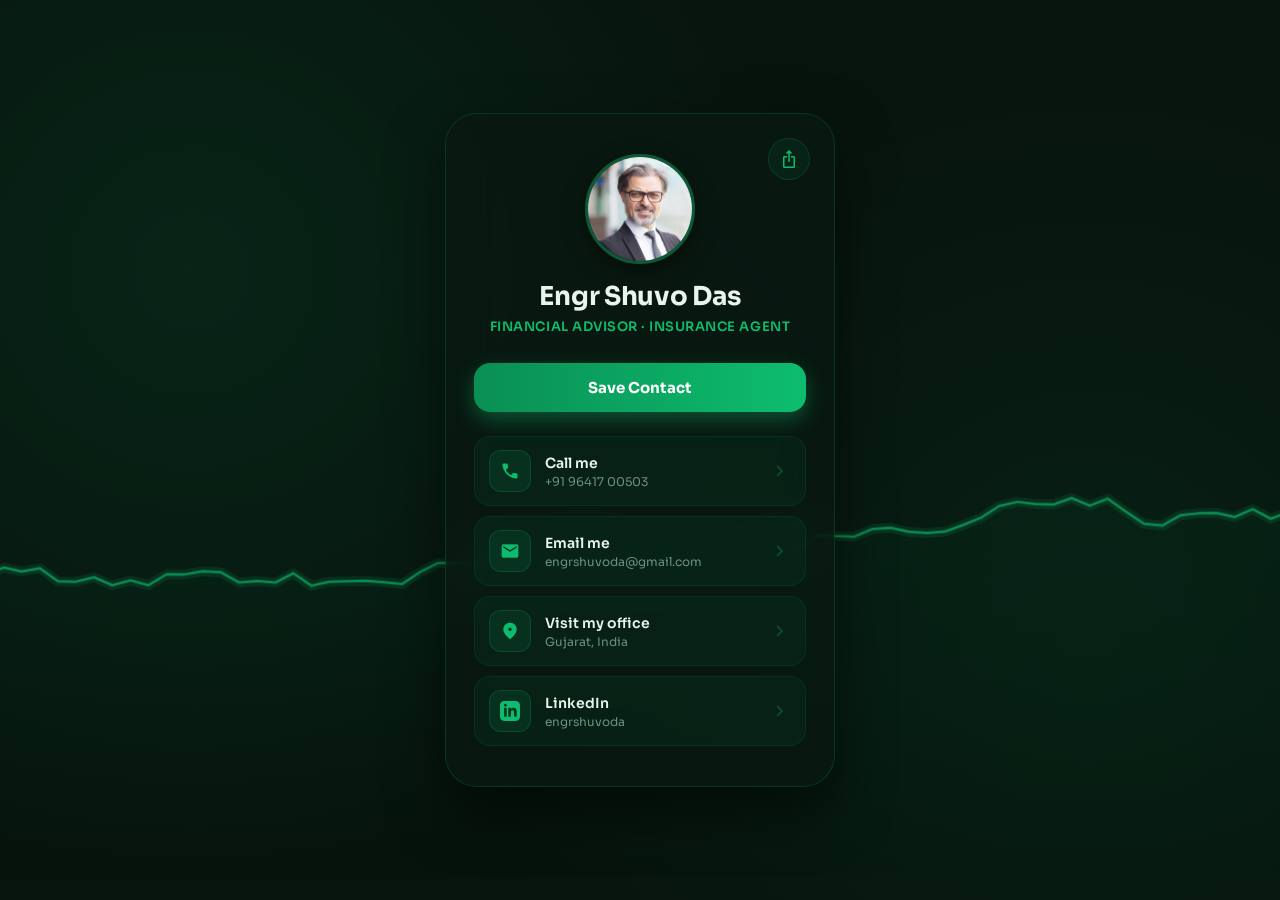
<file: Trust Finance/index.html>
<!DOCTYPE html>
<html lang="en">
<head>
  <meta charset="UTF-8" />
  <meta name="viewport" content="width=device-width, initial-scale=1.0" />
  <meta name="description" content="Engr Shuvo Das – Certified Financial Advisor & Insurance Agent. Contact for a free consultation." />
  <title>Engr Shuvo Das | Trust Finance</title>

  <link rel="preconnect" href="https://fonts.googleapis.com" />
  <link rel="preconnect" href="https://fonts.gstatic.com" crossorigin />
  <link href="https://fonts.googleapis.com/css2?family=Sora:wght@400;500;600;700&display=swap" rel="stylesheet" />
  <link href="https://fonts.googleapis.com/css2?family=Material+Symbols+Outlined:opsz,wght,FILL,GRAD@20..48,100..700,0..1,-50..200&display=swap" rel="stylesheet" />

  <link rel="stylesheet" href="assets/css/style.css" />
</head>
<body>

  <!-- Subtle rising chart canvas (background only) -->
  <canvas id="finance-canvas" aria-hidden="true"></canvas>

  <main class="card-wrapper" role="main">
    <article class="glass-card" aria-label="Engr Shuvo Das Financial Advisor Business Card">

      <!-- Share Button -->
      <button class="share-fab" id="btn-share" aria-label="Share this card" title="Share">
        <span class="material-symbols-outlined" aria-hidden="true">ios_share</span>
      </button>

      <!-- Profile Section -->
      <header class="profile-section">
        <div class="avatar-wrap">
          <img src="assets/images/client.jpg" alt="Engr Shuvo Das Financial Advisor" class="avatar-img" loading="eager" />
        </div>
        <h1 class="profile-name">Engr Shuvo Das</h1>
        <p class="profile-title">Financial Advisor · Insurance Agent</p>
      </header>

      <!-- Save Contact CTA -->
      <button class="save-contact-btn" id="btn-save-contact" aria-label="Save Engr Shuvo Das contact">
        Save Contact
      </button>

      <!-- Action Buttons -->
      <nav class="actions-list" aria-label="Contact actions">

        <a href="https://wa.me/919641700503" target="_blank" rel="noopener noreferrer" class="action-btn" aria-label="Call or WhatsApp">
          <span class="action-icon-wrap" aria-hidden="true">
            <span class="material-symbols-outlined">call</span>
          </span>
          <span class="action-text">
            <span class="action-label">Call me</span>
            <span class="action-sub">+91 96417 00503</span>
          </span>
          <span class="action-arrow material-symbols-outlined" aria-hidden="true">chevron_right</span>
        </a>

        <a href="mailto:engrshuvoda@gmail.com" class="action-btn" aria-label="Email for enquiry">
          <span class="action-icon-wrap" aria-hidden="true">
            <span class="material-symbols-outlined">mail</span>
          </span>
          <span class="action-text">
            <span class="action-label">Email me</span>
            <span class="action-sub">engrshuvoda@gmail.com</span>
          </span>
          <span class="action-arrow material-symbols-outlined" aria-hidden="true">chevron_right</span>
        </a>

        <a href="https://maps.app.goo.gl/9TnqmrrwfwZEkH7EA" target="_blank" rel="noopener noreferrer" class="action-btn" aria-label="Visit the office">
          <span class="action-icon-wrap" aria-hidden="true">
            <span class="material-symbols-outlined">location_on</span>
          </span>
          <span class="action-text">
            <span class="action-label">Visit my office</span>
            <span class="action-sub">Gujarat, India</span>
          </span>
          <span class="action-arrow material-symbols-outlined" aria-hidden="true">chevron_right</span>
        </a>

        <a href="https://linkedin.com/in/engrshuvoda" target="_blank" rel="noopener noreferrer" class="action-btn" aria-label="LinkedIn profile">
          <span class="action-icon-wrap" aria-hidden="true">
            <svg viewBox="0 0 24 24" width="20" height="20" fill="currentColor"><path d="M19 0h-14c-2.761 0-5 2.239-5 5v14c0 2.761 2.239 5 5 5h14c2.762 0 5-2.239 5-5v-14c0-2.761-2.238-5-5-5zm-11 19h-3v-11h3v11zm-1.5-12.268c-.966 0-1.75-.79-1.75-1.764s.784-1.764 1.75-1.764 1.75.79 1.75 1.764-.783 1.764-1.75 1.764zm13.5 12.268h-3v-5.604c0-3.368-4-3.113-4 0v5.604h-3v-11h3v1.765c1.396-2.586 7-2.777 7 2.476v6.759z"/></svg>
          </span>
          <span class="action-text">
            <span class="action-label">LinkedIn</span>
            <span class="action-sub">engrshuvoda</span>
          </span>
          <span class="action-arrow material-symbols-outlined" aria-hidden="true">chevron_right</span>
        </a>

      </nav>

    </article>
  </main>

  <div id="toast-container" class="toast-container" aria-live="polite"></div>

  <script src="assets/js/script.js"></script>
</body>
</html>
</file>
<file: Dark Galaxy/assets/css/style.css>
/* ============================================================
   STYLE.CSS – Dark Galaxy Theme
   ============================================================ */

:root {
  --font-sans: 'Inter', system-ui, sans-serif;
  
  --bg-body-start: #040814;
  --bg-body-end: #12182b;
  
  --glass-card: rgba(255, 255, 255, 0.03);
  --glass-border: rgba(255, 255, 255, 0.08);
  --glass-btn: rgba(255, 255, 255, 0.1);
  --glass-btn-hover: rgba(255, 255, 255, 0.15);
  --glass-action: rgba(255, 255, 255, 0.06);
  --glass-action-hover: rgba(255, 255, 255, 0.1);
  
  --text-primary: #ffffff;
  --text-secondary: #9ca3af;
  --icon-dark: #111827;
  --arrow-color: #9ca3af;
  
  --radius-card: 48px;
  --radius-btn: 14px;
  --radius-action: 16px;
  --radius-icon: 10px;
}

*, *::before, *::after {
  box-sizing: border-box;
  margin: 0;
  padding: 0;
}

body {
  font-family: var(--font-sans);
  background: linear-gradient(180deg, var(--bg-body-start) 0%, var(--bg-body-end) 100%);
  color: var(--text-primary);
  min-height: 100vh;
  display: flex;
  justify-content: center;
  align-items: center;
  padding: 24px;
  position: relative;
  overflow-x: hidden;
}

/* Galaxy starry bottom texture */
.galaxy-bg {
  position: fixed;
  bottom: 0;
  left: 0;
  right: 0;
  height: 60vh;
  background: 
    radial-gradient(circle at 20% 80%, rgba(56, 189, 248, 0.08) 0%, transparent 50%),
    radial-gradient(circle at 80% 90%, rgba(167, 139, 250, 0.08) 0%, transparent 50%),
    url("data:image/svg+xml,%3Csvg viewBox='0 0 400 400' xmlns='http://www.w3.org/2000/svg'%3E%3Cfilter id='noise'%3E%3CfeTurbulence type='fractalNoise' baseFrequency='0.8' numOctaves='3' stitchTiles='stitch'/%3E%3C/filter%3E%3Crect width='100%25' height='100%25' filter='url(%23noise)' opacity='0.08'/%3E%3C/svg%3E");
  pointer-events: none;
  z-index: 0;
}

a {
  text-decoration: none;
  color: inherit;
}

/* ──────────────────────────────────────────────────────────
   CARD LAYOUT
   ────────────────────────────────────────────────────────── */
.card-wrapper {
  width: 100%;
  max-width: 380px;
  z-index: 10;
  position: relative;
}

.glass-card {
  background: var(--glass-card);
  backdrop-filter: blur(24px);
  -webkit-backdrop-filter: blur(24px);
  border-radius: var(--radius-card);
  padding: 40px 24px;
  border: 1px solid var(--glass-border);
  box-shadow: 0 30px 60px rgba(0, 0, 0, 0.4);
  position: relative;
}

/* ──────────────────────────────────────────────────────────
   SHARE BUTTON (FAB)
   ────────────────────────────────────────────────────────── */
.share-fab {
  position: absolute;
  top: 24px;
  right: 24px;
  width: 40px;
  height: 40px;
  border-radius: 50%;
  border: 1px solid var(--glass-border);
  background: var(--glass-btn);
  backdrop-filter: blur(12px);
  -webkit-backdrop-filter: blur(12px);
  display: flex;
  align-items: center;
  justify-content: center;
  color: var(--text-primary);
  cursor: pointer;
  transition: transform 0.2s ease, background 0.2s ease;
  z-index: 20;
}

.share-fab .material-symbols-outlined {
  font-size: 20px;
  font-variation-settings: 'FILL' 0, 'wght' 400, 'GRAD' 0, 'opsz' 24;
}

.share-fab:hover {
  background: var(--glass-btn-hover);
  transform: scale(1.05);
}

.share-fab:active {
  transform: scale(0.95);
}

/* ──────────────────────────────────────────────────────────
   PROFILE SECTION
   ────────────────────────────────────────────────────────── */
.profile-section {
  display: flex;
  flex-direction: column;
  align-items: center;
  margin-bottom: 24px;
  text-align: center;
}

.avatar-ring {
  width: 110px;
  height: 110px;
  border-radius: 50%;
  overflow: hidden;
  margin-bottom: 16px;
  /* Very subtle border */
  border: 2px solid rgba(255,255,255,0.05);
  box-shadow: 0 8px 24px rgba(0,0,0,0.5);
}

.avatar-img {
  width: 100%;
  height: 100%;
  object-fit: cover;
}

.profile-name {
  font-size: 26px;
  font-weight: 600;
  letter-spacing: -0.01em;
  margin-bottom: 4px;
}

.profile-title {
  font-size: 14px;
  color: var(--text-secondary);
  font-weight: 500;
}

.highlight {
  color: var(--text-primary);
  font-weight: 600;
}

/* ──────────────────────────────────────────────────────────
   SAVE CONTACT CTA
   ────────────────────────────────────────────────────────── */
.save-contact-btn {
  width: 100%;
  background: var(--glass-btn);
  backdrop-filter: blur(12px);
  -webkit-backdrop-filter: blur(12px);
  border: 1px solid var(--glass-border);
  color: var(--text-primary);
  border-radius: var(--radius-btn);
  padding: 16px;
  font-size: 15px;
  font-weight: 500;
  cursor: pointer;
  margin-bottom: 24px;
  transition: transform 0.1s ease, background 0.2s ease;
  box-shadow: 0 4px 12px rgba(0,0,0,0.2);
}

.save-contact-btn:hover {
  background: var(--glass-btn-hover);
}

.save-contact-btn:active {
  transform: scale(0.97);
}

/* ──────────────────────────────────────────────────────────
   ACTION BUTTONS
   ────────────────────────────────────────────────────────── */
.actions-list {
  display: flex;
  flex-direction: column;
  gap: 12px;
}

.action-btn {
  display: flex;
  align-items: center;
  background: var(--glass-action);
  backdrop-filter: blur(12px);
  -webkit-backdrop-filter: blur(12px);
  border: 1px solid var(--glass-border);
  padding: 12px 16px;
  border-radius: var(--radius-action);
  transition: transform 0.2s ease, background 0.2s ease;
}

.action-btn:hover {
  background: var(--glass-action-hover);
  transform: translateY(-1px);
}

.action-btn:active {
  transform: scale(0.98);
}

/* Icons */
.action-icon-wrap {
  width: 40px;
  height: 40px;
  border-radius: var(--radius-icon);
  display: flex;
  align-items: center;
  justify-content: center;
  margin-right: 16px;
  background: #ffffff;
  color: var(--icon-dark);
  flex-shrink: 0;
  box-shadow: 0 4px 8px rgba(0,0,0,0.3);
}

.action-icon-wrap .material-symbols-outlined {
  font-size: 22px;
}

/* Text */
.action-text {
  flex: 1;
  display: flex;
  flex-direction: column;
  gap: 2px;
}

.action-label {
  font-size: 14px;
  font-weight: 600;
  color: var(--text-primary);
}

.action-sub {
  font-size: 12px;
  color: var(--text-secondary);
  font-weight: 400;
}

/* Arrow */
.action-arrow {
  color: var(--arrow-color);
  font-size: 18px;
  font-weight: 300;
  font-variation-settings: 'wght' 300;
}

/* ──────────────────────────────────────────────────────────
   TOAST NOTIFICATION
   ────────────────────────────────────────────────────────── */
.toast-container {
  position: fixed;
  bottom: 24px;
  left: 50%;
  transform: translateX(-50%);
  z-index: 100;
  display: flex;
  flex-direction: column;
  gap: 8px;
  pointer-events: none;
}

.toast {
  background: var(--text-primary);
  color: var(--icon-dark);
  padding: 12px 20px;
  border-radius: 30px;
  font-size: 14px;
  font-weight: 500;
  box-shadow: 0 8px 24px rgba(0, 0, 0, 0.4);
  opacity: 0;
  transform: translateY(20px);
  animation: toastEnter 0.3s cubic-bezier(0.175, 0.885, 0.32, 1.275) forwards;
}

.toast.fade-out {
  animation: toastExit 0.3s ease-in forwards;
}

@keyframes toastEnter {
  to {
    opacity: 1;
    transform: translateY(0);
  }
}

@keyframes toastExit {
  to {
    opacity: 0;
    transform: translateY(20px);
  }
}
</file>
<file: Dynamic Influencer/assets/css/style.css>
/* ============================================================
   STYLE.CSS – Dynamic Influencer Theme
   ============================================================ */

:root {
  --font-sans: 'Outfit', system-ui, sans-serif;
  
  /* Dynamic Neon Background */
  --bg-color: #0b0f19;
  
  /* Glassmorphism */
  --glass-card: rgba(15, 20, 30, 0.6);
  --glass-border: rgba(255, 255, 255, 0.1);
  --glass-btn: rgba(255, 255, 255, 0.05);
  --glass-btn-hover: rgba(255, 255, 255, 0.1);
  --glass-action: rgba(255, 255, 255, 0.04);
  --glass-action-hover: rgba(255, 255, 255, 0.08);
  
  /* Colors */
  --color-accent-1: #ff007a; /* Neon Pink */
  --color-accent-2: #7928ca; /* Deep Purple */
  --color-accent-3: #00f0ff; /* Cyan */
  
  --text-primary: #ffffff;
  --text-secondary: #a0aec0;
  
  --radius-card: 36px;
  --radius-btn: 16px;
  --radius-action: 16px;
  --radius-icon: 12px;
}

*, *::before, *::after {
  box-sizing: border-box;
  margin: 0;
  padding: 0;
}

body {
  font-family: var(--font-sans);
  background-color: var(--bg-color);
  /* A glowing radial background */
  background-image: 
    radial-gradient(circle at 15% 50%, rgba(255, 0, 122, 0.15), transparent 40%),
    radial-gradient(circle at 85% 30%, rgba(0, 240, 255, 0.15), transparent 40%),
    radial-gradient(circle at 50% 100%, rgba(121, 40, 202, 0.2), transparent 50%);
  color: var(--text-primary);
  min-height: 100vh;
  display: flex;
  justify-content: center;
  align-items: center;
  padding: 24px;
  position: relative;
  overflow-x: hidden;
}

/* ──────────────────────────────────────────────────────────
   CANVAS ANIMATION
   ────────────────────────────────────────────────────────── */
#social-canvas {
  position: fixed;
  top: 0;
  left: 0;
  width: 100%;
  height: 100%;
  z-index: 0;
  pointer-events: none;
}

a {
  text-decoration: none;
  color: inherit;
}

/* ──────────────────────────────────────────────────────────
   CARD LAYOUT
   ────────────────────────────────────────────────────────── */
.card-wrapper {
  width: 100%;
  max-width: 400px;
  z-index: 10;
  position: relative;
}

.glass-card {
  background: var(--glass-card);
  backdrop-filter: blur(30px);
  -webkit-backdrop-filter: blur(30px);
  border-radius: var(--radius-card);
  padding: 40px 32px;
  border: 1px solid var(--glass-border);
  box-shadow: 0 20px 40px rgba(0, 0, 0, 0.5), inset 0 0 20px rgba(255, 255, 255, 0.02);
  position: relative;
}

/* ──────────────────────────────────────────────────────────
   SHARE BUTTON (FAB)
   ────────────────────────────────────────────────────────── */
.share-fab {
  position: absolute;
  top: 24px;
  right: 24px;
  width: 44px;
  height: 44px;
  border-radius: 50%;
  border: 1px solid rgba(255, 255, 255, 0.15);
  background: rgba(255, 255, 255, 0.05);
  backdrop-filter: blur(12px);
  -webkit-backdrop-filter: blur(12px);
  display: flex;
  align-items: center;
  justify-content: center;
  color: var(--text-primary);
  cursor: pointer;
  transition: transform 0.2s ease, background 0.2s ease, box-shadow 0.2s ease;
  z-index: 20;
}

.share-fab .material-symbols-outlined {
  font-size: 20px;
  font-variation-settings: 'FILL' 0, 'wght' 500, 'GRAD' 0, 'opsz' 24;
}

.share-fab:hover {
  background: rgba(255, 255, 255, 0.1);
  transform: scale(1.08);
  box-shadow: 0 0 15px rgba(255, 255, 255, 0.2);
}

.share-fab:active {
  transform: scale(0.95);
}

/* ──────────────────────────────────────────────────────────
   PROFILE SECTION
   ────────────────────────────────────────────────────────── */
.profile-section {
  display: flex;
  flex-direction: column;
  align-items: center;
  margin-bottom: 32px;
  text-align: center;
}

.avatar-ring {
  width: 128px;
  height: 128px;
  border-radius: 50%;
  padding: 4px;
  /* Animated gradient ring */
  background: linear-gradient(135deg, var(--color-accent-1), var(--color-accent-2), var(--color-accent-3));
  background-size: 200% 200%;
  animation: gradientRotate 4s ease infinite;
  box-shadow: 0 8px 30px rgba(255, 0, 122, 0.3);
  margin-bottom: 16px;
}

@keyframes gradientRotate {
  0% { background-position: 0% 50%; }
  50% { background-position: 100% 50%; }
  100% { background-position: 0% 50%; }
}

.avatar-img {
  width: 100%;
  height: 100%;
  object-fit: cover;
  border-radius: 50%;
  border: 4px solid var(--bg-color);
}

.profile-name {
  font-size: 32px;
  font-weight: 800;
  letter-spacing: -0.02em;
  margin-bottom: 4px;
}

.profile-title {
  font-size: 15px;
  color: var(--text-secondary);
  font-weight: 500;
  letter-spacing: 0.05em;
  text-transform: uppercase;
}

.highlight {
  color: var(--color-accent-3);
  font-weight: 700;
}

/* ──────────────────────────────────────────────────────────
   SAVE CONTACT CTA
   ────────────────────────────────────────────────────────── */
.save-contact-btn {
  width: 100%;
  /* Vibrant gradient */
  background: linear-gradient(90deg, var(--color-accent-1) 0%, var(--color-accent-2) 100%);
  color: var(--text-primary);
  border: none;
  border-radius: var(--radius-btn);
  padding: 16px;
  font-size: 16px;
  font-family: var(--font-sans);
  font-weight: 700;
  letter-spacing: 0.05em;
  cursor: pointer;
  margin-bottom: 32px;
  transition: transform 0.2s cubic-bezier(0.34, 1.56, 0.64, 1), box-shadow 0.2s ease;
  box-shadow: 0 10px 20px rgba(121, 40, 202, 0.4);
}

.save-contact-btn:hover {
  box-shadow: 0 12px 28px rgba(255, 0, 122, 0.5);
  transform: translateY(-2px);
}

.save-contact-btn:active {
  transform: scale(0.96) translateY(0);
}

/* ──────────────────────────────────────────────────────────
   ACTION BUTTONS
   ────────────────────────────────────────────────────────── */
.actions-list {
  display: flex;
  flex-direction: column;
  gap: 12px;
}

.action-btn {
  display: flex;
  align-items: center;
  background: var(--glass-action);
  backdrop-filter: blur(12px);
  -webkit-backdrop-filter: blur(12px);
  border: 1px solid var(--glass-border);
  padding: 14px 16px;
  border-radius: var(--radius-action);
  transition: transform 0.2s ease, background 0.2s ease, border-color 0.2s ease;
}

.action-btn:hover {
  background: var(--glass-action-hover);
  border-color: rgba(255, 255, 255, 0.2);
  transform: translateY(-1px);
}

.action-btn:active {
  transform: scale(0.98);
}

/* Icons */
.action-icon-wrap {
  width: 44px;
  height: 44px;
  border-radius: var(--radius-icon);
  display: flex;
  align-items: center;
  justify-content: center;
  margin-right: 16px;
  background: rgba(255, 255, 255, 0.08);
  flex-shrink: 0;
}

.icon-youtube { color: #ff0000; }
.icon-instagram { color: #e1306c; }
.icon-tiktok { color: #ffffff; } /* TikTok logo is white on dark */
.icon-collab { color: var(--color-accent-3); }

/* Text */
.action-text {
  flex: 1;
  display: flex;
  flex-direction: column;
  gap: 2px;
}

.action-label {
  font-size: 15px;
  font-weight: 700;
  color: var(--text-primary);
}

.action-sub {
  font-size: 13px;
  color: var(--text-secondary);
  font-weight: 500;
}

/* Arrow */
.action-arrow {
  color: rgba(255,255,255,0.3);
  font-size: 24px;
  font-weight: 400;
  transition: transform 0.2s ease, color 0.2s ease;
}

.action-btn:hover .action-arrow {
  color: rgba(255,255,255,0.8);
  transform: translateX(2px);
}

/* ──────────────────────────────────────────────────────────
   TOAST NOTIFICATION
   ────────────────────────────────────────────────────────── */
.toast-container {
  position: fixed;
  bottom: 32px;
  left: 50%;
  transform: translateX(-50%);
  z-index: 100;
  display: flex;
  flex-direction: column;
  gap: 8px;
  pointer-events: none;
}

.toast {
  background: var(--text-primary);
  color: var(--bg-color);
  padding: 12px 24px;
  border-radius: 30px;
  font-size: 14px;
  font-weight: 700;
  box-shadow: 0 8px 24px rgba(0, 0, 0, 0.4);
  opacity: 0;
  transform: translateY(20px);
  animation: toastEnter 0.3s cubic-bezier(0.175, 0.885, 0.32, 1.275) forwards;
}

.toast.fade-out {
  animation: toastExit 0.3s ease-in forwards;
}

@keyframes toastEnter {
  to { opacity: 1; transform: translateY(0); }
}

@keyframes toastExit {
  to { opacity: 0; transform: translateY(20px); }
}
</file>
<file: Green Earth/assets/css/style.css>
/* ============================================================
   STYLE.CSS – Green Earth Theme
   Lush Forest + Warm Earth — Natural Falling Leaves
   ============================================================ */

:root {
  --font-sans:  'Nunito', system-ui, sans-serif;
  --font-serif: 'Lora', serif;

  --bg-top:    #0a1a0c;
  --bg-bottom: #1a3a10;

  --green:       #4caf50;
  --green-light: #81c784;
  --amber:       #f9a825;
  --earth:       #795548;

  --text-primary:   #e8f5e9;
  --text-secondary: #7aaa7e;

  --glass-card:         rgba(8, 24, 10, 0.6);
  --glass-border:       rgba(76, 175, 80, 0.2);
  --glass-action:       rgba(76, 175, 80, 0.05);
  --glass-action-hover: rgba(76, 175, 80, 0.12);

  --radius-card:   32px;
  --radius-btn:    16px;
  --radius-action: 16px;
  --radius-icon:   12px;
}

*, *::before, *::after { box-sizing: border-box; margin: 0; padding: 0; }

body {
  font-family: var(--font-sans);
  background: linear-gradient(175deg, var(--bg-top) 0%, var(--bg-bottom) 100%);
  color: var(--text-primary);
  min-height: 100vh;
  display: flex;
  justify-content: center;
  align-items: center;
  padding: 24px;
  overflow: hidden;
  position: relative;
}

/* ── CANVAS (full background) ── */
#nature-canvas {
  position: fixed;
  inset: 0;
  width: 100%;
  height: 100%;
  z-index: 0;
  pointer-events: none;
}

/* ── MIST OVERLAY (bottom fade) ── */
.mist {
  position: fixed;
  bottom: 0;
  left: 0;
  right: 0;
  height: 35vh;
  background: linear-gradient(
    to top,
    rgba(15, 35, 12, 0.85) 0%,
    rgba(15, 35, 12, 0.3)  50%,
    transparent            100%
  );
  z-index: 1;
  pointer-events: none;
}

a { text-decoration: none; color: inherit; }

/* ── CARD ── */
.card-wrapper {
  width: 100%;
  max-width: 390px;
  z-index: 10;
  position: relative;
}

.glass-card {
  background: var(--glass-card);
  backdrop-filter: blur(24px);
  -webkit-backdrop-filter: blur(24px);
  border: 1px solid var(--glass-border);
  border-radius: var(--radius-card);
  padding: 40px 28px;
  box-shadow:
    0 24px 60px rgba(0, 0, 0, 0.55),
    inset 0 1px 0 rgba(76, 175, 80, 0.1);
  position: relative;
}

/* ── SHARE FAB ── */
.share-fab {
  position: absolute;
  top: 24px;
  right: 24px;
  width: 42px;
  height: 42px;
  border-radius: 50%;
  border: 1px solid var(--glass-border);
  background: rgba(76, 175, 80, 0.07);
  display: flex;
  align-items: center;
  justify-content: center;
  color: var(--green-light);
  cursor: pointer;
  transition: transform 0.2s ease, background 0.2s ease;
  z-index: 20;
}

.share-fab .material-symbols-outlined { font-size: 20px; }

.share-fab:hover {
  background: rgba(76, 175, 80, 0.15);
  transform: scale(1.07);
}

.share-fab:active { transform: scale(0.95); }

/* ── PROFILE ── */
.profile-section {
  display: flex;
  flex-direction: column;
  align-items: center;
  margin-bottom: 28px;
  text-align: center;
}

.avatar-wrap {
  width: 110px;
  height: 110px;
  border-radius: 50%;
  overflow: hidden;
  border: 3px solid rgba(76, 175, 80, 0.45);
  margin-bottom: 14px;
  box-shadow:
    0 0 0 6px rgba(76, 175, 80, 0.08),
    0 8px 24px rgba(0, 0, 0, 0.4);
}

.avatar-img {
  width: 100%;
  height: 100%;
  object-fit: cover;
  display: block;
}

.profile-name {
  font-family: var(--font-serif);
  font-size: 28px;
  font-weight: 600;
  color: var(--text-primary);
  letter-spacing: 0.01em;
  margin-bottom: 5px;
}

.profile-title {
  font-size: 13px;
  color: var(--text-secondary);
  font-weight: 600;
  letter-spacing: 0.07em;
  text-transform: uppercase;
}

/* ── SAVE CONTACT BUTTON ── */
.save-contact-btn {
  width: 100%;
  background: linear-gradient(90deg, #2e7d32, #4caf50);
  color: #fff;
  border: none;
  border-radius: var(--radius-btn);
  padding: 15px;
  font-size: 15px;
  font-family: var(--font-sans);
  font-weight: 700;
  letter-spacing: 0.04em;
  cursor: pointer;
  margin-bottom: 24px;
  transition: transform 0.2s ease, box-shadow 0.2s ease;
  box-shadow: 0 8px 20px rgba(46, 125, 50, 0.45);
}

.save-contact-btn:hover {
  transform: translateY(-2px);
  box-shadow: 0 12px 28px rgba(76, 175, 80, 0.55);
}

.save-contact-btn:active { transform: scale(0.97); }

/* ── ACTION BUTTONS ── */
.actions-list {
  display: flex;
  flex-direction: column;
  gap: 10px;
}

.action-btn {
  display: flex;
  align-items: center;
  background: var(--glass-action);
  border: 1px solid rgba(76, 175, 80, 0.12);
  padding: 13px 14px;
  border-radius: var(--radius-action);
  transition: transform 0.2s ease, background 0.2s ease, border-color 0.2s ease;
}

.action-btn:hover {
  background: var(--glass-action-hover);
  border-color: rgba(76, 175, 80, 0.3);
  transform: translateX(3px);
}

.action-btn:active { transform: scale(0.98); }

.action-icon-wrap {
  width: 42px;
  height: 42px;
  border-radius: var(--radius-icon);
  display: flex;
  align-items: center;
  justify-content: center;
  margin-right: 14px;
  background: rgba(76, 175, 80, 0.1);
  border: 1px solid rgba(76, 175, 80, 0.2);
  flex-shrink: 0;
  color: var(--green-light);
}

.action-icon-wrap .material-symbols-outlined {
  font-size: 20px;
  font-variation-settings: 'FILL' 1, 'wght' 400, 'GRAD' 0, 'opsz' 24;
}

.action-icon-wrap svg { fill: var(--green-light); }

.action-text {
  flex: 1;
  display: flex;
  flex-direction: column;
  gap: 2px;
}

.action-label {
  font-size: 14px;
  font-weight: 700;
  color: var(--text-primary);
}

.action-sub {
  font-size: 12px;
  color: var(--text-secondary);
}

.action-arrow {
  color: rgba(76, 175, 80, 0.3);
  font-size: 22px;
  transition: color 0.2s ease, transform 0.2s ease;
}

.action-btn:hover .action-arrow {
  color: var(--green-light);
  transform: translateX(2px);
}

/* ── TOAST ── */
.toast-container {
  position: fixed;
  bottom: 32px;
  left: 50%;
  transform: translateX(-50%);
  z-index: 100;
  pointer-events: none;
}

.toast {
  background: var(--green);
  color: #0a1a0c;
  padding: 12px 24px;
  border-radius: 30px;
  font-size: 14px;
  font-weight: 700;
  box-shadow: 0 8px 24px rgba(76, 175, 80, 0.4);
  opacity: 0;
  transform: translateY(20px);
  animation: toastEnter 0.3s cubic-bezier(0.175, 0.885, 0.32, 1.275) forwards;
}

.toast.fade-out { animation: toastExit 0.3s ease-in forwards; }

@keyframes toastEnter { to { opacity: 1; transform: translateY(0); } }
@keyframes toastExit  { to { opacity: 0; transform: translateY(20px); } }
</file>
<file: Luxury Estate/assets/css/style.css>
/* ============================================================
   STYLE.CSS – Luxury Estate Theme
   Deep Navy + Gold – Premium Real Estate
   ============================================================ */

:root {
  --font-serif:  'Cormorant Garamond', serif;
  --font-sans:   'DM Sans', system-ui, sans-serif;

  /* Colour palette */
  --navy:        #0d1b2a;
  --navy-mid:    #13253b;
  --navy-light:  #1a3250;

  --gold:        #c9a84c;
  --gold-light:  #e2c97e;
  --gold-shine:  #f5e3a9;

  --text-primary:   #f0e6d3;
  --text-secondary: #8faabe;
  --text-gold:      var(--gold-light);

  /* Glass */
  --glass-card:   rgba(13, 27, 42, 0.72);
  --glass-border: rgba(201, 168, 76, 0.25);
  --glass-action: rgba(255, 255, 255, 0.04);
  --glass-action-hover: rgba(201, 168, 76, 0.08);

  --radius-card:   36px;
  --radius-btn:    16px;
  --radius-action: 16px;
  --radius-icon:   12px;
}

*, *::before, *::after { box-sizing: border-box; margin: 0; padding: 0; }

body {
  font-family: var(--font-sans);
  background-color: var(--navy);
  background-image:
    radial-gradient(circle at 20% 20%,  rgba(201, 168, 76, 0.08) 0%, transparent 45%),
    radial-gradient(circle at 80% 80%,  rgba(201, 168, 76, 0.06) 0%, transparent 45%),
    radial-gradient(circle at 50% 50%,  rgba(26, 50, 80, 0.5)   0%, transparent 70%);
  color: var(--text-primary);
  min-height: 100vh;
  display: flex;
  justify-content: center;
  align-items: center;
  padding: 24px;
  overflow-x: hidden;
  position: relative;
}

#estate-canvas {
  position: fixed;
  inset: 0;
  width: 100%;
  height: 100%;
  z-index: 0;
  pointer-events: none;
  opacity: 0.6;
}

a { text-decoration: none; color: inherit; }

/* ──────────────────────────────────────────────────────────
   CARD
   ────────────────────────────────────────────────────────── */
.card-wrapper {
  width: 100%;
  max-width: 400px;
  z-index: 10;
  position: relative;
}

.glass-card {
  background: var(--glass-card);
  backdrop-filter: blur(28px);
  -webkit-backdrop-filter: blur(28px);
  border: 1px solid var(--glass-border);
  border-radius: var(--radius-card);
  padding: 40px 32px;
  box-shadow:
    0 32px 64px rgba(0, 0, 0, 0.5),
    inset 0 1px 0 rgba(201, 168, 76, 0.12);
  position: relative;
}

/* ──────────────────────────────────────────────────────────
   GOLD ACCENT DIVIDER
   ────────────────────────────────────────────────────────── */
.gold-accent {
  width: 60px;
  height: 2px;
  background: linear-gradient(90deg, transparent, var(--gold), transparent);
  margin: 0 auto 28px;
  border-radius: 2px;
}

/* ──────────────────────────────────────────────────────────
   SHARE FAB
   ────────────────────────────────────────────────────────── */
.share-fab {
  position: absolute;
  top: 24px;
  right: 24px;
  width: 44px;
  height: 44px;
  border-radius: 50%;
  border: 1px solid var(--glass-border);
  background: rgba(201, 168, 76, 0.08);
  backdrop-filter: blur(12px);
  -webkit-backdrop-filter: blur(12px);
  display: flex;
  align-items: center;
  justify-content: center;
  color: var(--gold-light);
  cursor: pointer;
  transition: transform 0.2s ease, background 0.2s ease, box-shadow 0.2s ease;
  z-index: 20;
}

.share-fab .material-symbols-outlined { font-size: 20px; }

.share-fab:hover {
  background: rgba(201, 168, 76, 0.18);
  transform: scale(1.08);
  box-shadow: 0 0 16px rgba(201, 168, 76, 0.3);
}

.share-fab:active { transform: scale(0.95); }

/* ──────────────────────────────────────────────────────────
   PROFILE
   ────────────────────────────────────────────────────────── */
.profile-section {
  display: flex;
  flex-direction: column;
  align-items: center;
  margin-bottom: 24px;
  text-align: center;
}

.avatar-wrap {
  width: 120px;
  height: 120px;
  border-radius: 50%;
  padding: 3px;
  background: linear-gradient(135deg, var(--gold) 0%, var(--gold-shine) 50%, var(--gold) 100%);
  background-size: 200% 200%;
  animation: goldShimmer 4s ease infinite;
  box-shadow: 0 8px 28px rgba(201, 168, 76, 0.3);
  margin-bottom: 14px;
}

@keyframes goldShimmer {
  0%   { background-position: 0%   50%; }
  50%  { background-position: 100% 50%; }
  100% { background-position: 0%   50%; }
}

.avatar-img {
  width: 100%;
  height: 100%;
  border-radius: 50%;
  object-fit: cover;
  border: 3px solid var(--navy);
}

.badge {
  display: inline-flex;
  align-items: center;
  gap: 4px;
  background: rgba(201, 168, 76, 0.15);
  border: 1px solid rgba(201, 168, 76, 0.4);
  color: var(--gold-light);
  font-size: 10px;
  font-weight: 600;
  letter-spacing: 0.1em;
  text-transform: uppercase;
  padding: 4px 12px;
  border-radius: 20px;
  margin-bottom: 10px;
}

.badge::before {
  content: '✦';
  font-size: 8px;
}

.profile-name {
  font-family: var(--font-serif);
  font-size: 32px;
  font-weight: 600;
  color: var(--text-primary);
  letter-spacing: 0.01em;
  margin-bottom: 4px;
  line-height: 1.2;
}

.profile-title {
  font-family: var(--font-sans);
  font-size: 13px;
  color: var(--text-secondary);
  letter-spacing: 0.05em;
  text-transform: uppercase;
  font-weight: 500;
}

/* ──────────────────────────────────────────────────────────
   STATS ROW
   ────────────────────────────────────────────────────────── */
.stats-row {
  display: flex;
  justify-content: center;
  align-items: center;
  gap: 0;
  background: rgba(255, 255, 255, 0.03);
  border: 1px solid var(--glass-border);
  border-radius: 20px;
  padding: 16px 8px;
  margin-bottom: 28px;
}

.stat-item {
  flex: 1;
  display: flex;
  flex-direction: column;
  align-items: center;
  gap: 4px;
}

.stat-number {
  font-family: var(--font-serif);
  font-size: 24px;
  font-weight: 700;
  color: var(--gold-light);
  line-height: 1;
}

.stat-label {
  font-size: 10px;
  color: var(--text-secondary);
  font-weight: 500;
  text-align: center;
  letter-spacing: 0.04em;
}

.stat-divider {
  width: 1px;
  height: 40px;
  background: var(--glass-border);
}

/* ──────────────────────────────────────────────────────────
   SAVE CONTACT CTA
   ────────────────────────────────────────────────────────── */
.save-contact-btn {
  width: 100%;
  background: linear-gradient(90deg, var(--gold) 0%, var(--gold-shine) 50%, var(--gold) 100%);
  background-size: 200% 100%;
  color: var(--navy);
  border: none;
  border-radius: var(--radius-btn);
  padding: 16px;
  font-size: 15px;
  font-family: var(--font-sans);
  font-weight: 700;
  letter-spacing: 0.06em;
  text-transform: uppercase;
  cursor: pointer;
  margin-bottom: 28px;
  transition: transform 0.2s ease, box-shadow 0.2s ease, background-position 0.5s ease;
  box-shadow: 0 8px 24px rgba(201, 168, 76, 0.35);
}

.save-contact-btn:hover {
  background-position: 100% 0;
  box-shadow: 0 12px 30px rgba(201, 168, 76, 0.5);
  transform: translateY(-2px);
}

.save-contact-btn:active { transform: scale(0.97); }

/* ──────────────────────────────────────────────────────────
   ACTION BUTTONS
   ────────────────────────────────────────────────────────── */
.actions-list {
  display: flex;
  flex-direction: column;
  gap: 10px;
}

.action-btn {
  display: flex;
  align-items: center;
  background: var(--glass-action);
  border: 1px solid rgba(255, 255, 255, 0.06);
  padding: 13px 16px;
  border-radius: var(--radius-action);
  transition: transform 0.2s ease, background 0.2s ease, border-color 0.2s ease;
}

.action-btn:hover {
  background: var(--glass-action-hover);
  border-color: rgba(201, 168, 76, 0.3);
  transform: translateX(3px);
}

.action-btn:active { transform: scale(0.98) translateX(0); }

.action-icon-wrap {
  width: 42px;
  height: 42px;
  border-radius: var(--radius-icon);
  display: flex;
  align-items: center;
  justify-content: center;
  margin-right: 14px;
  background: rgba(201, 168, 76, 0.1);
  border: 1px solid rgba(201, 168, 76, 0.2);
  flex-shrink: 0;
  color: var(--gold-light);
}

.action-icon-wrap .material-symbols-outlined {
  font-size: 20px;
  font-variation-settings: 'FILL' 1, 'wght' 400, 'GRAD' 0, 'opsz' 24;
}

.action-text {
  flex: 1;
  display: flex;
  flex-direction: column;
  gap: 2px;
}

.action-label {
  font-size: 14px;
  font-weight: 600;
  color: var(--text-primary);
}

.action-sub {
  font-size: 12px;
  color: var(--text-secondary);
}

.action-arrow {
  color: rgba(201, 168, 76, 0.4);
  font-size: 22px;
  transition: color 0.2s ease, transform 0.2s ease;
}

.action-btn:hover .action-arrow {
  color: var(--gold-light);
  transform: translateX(2px);
}

/* ──────────────────────────────────────────────────────────
   TOAST NOTIFICATION
   ────────────────────────────────────────────────────────── */
.toast-container {
  position: fixed;
  bottom: 32px;
  left: 50%;
  transform: translateX(-50%);
  z-index: 100;
  display: flex;
  flex-direction: column;
  gap: 8px;
  pointer-events: none;
}

.toast {
  background: var(--gold);
  color: var(--navy);
  padding: 12px 24px;
  border-radius: 30px;
  font-size: 14px;
  font-weight: 700;
  box-shadow: 0 8px 24px rgba(201, 168, 76, 0.4);
  opacity: 0;
  transform: translateY(20px);
  animation: toastEnter 0.3s cubic-bezier(0.175, 0.885, 0.32, 1.275) forwards;
}

.toast.fade-out { animation: toastExit 0.3s ease-in forwards; }

@keyframes toastEnter { to { opacity: 1; transform: translateY(0); } }
@keyframes toastExit  { to { opacity: 0; transform: translateY(20px); } }
</file>
<file: Medical Pro/assets/css/style.css>
/* ============================================================
   STYLE.CSS – Medical Pro Theme
   Clean White + Medical Blue/Teal — Doctor Business Card
   ============================================================ */

:root {
  --font-sans:  'Nunito', system-ui, sans-serif;
  --font-serif: 'Libre Baskerville', serif;

  /* Colour palette */
  --bg-start:    #e8f4fd;
  --bg-end:      #d4edf8;

  --blue:        #1a6fb5;
  --blue-mid:    #1d88d8;
  --blue-light:  #e8f4fd;
  --teal:        #0aafaa;
  --teal-light:  #e0f7f6;
  --red-pulse:   #e74c3c;

  --text-primary:   #0d2b4a;
  --text-secondary: #5a7fa0;
  --text-white:     #ffffff;

  /* Glass */
  --glass-card:         rgba(255, 255, 255, 0.75);
  --glass-border:       rgba(26, 111, 181, 0.15);
  --glass-action:       rgba(26, 111, 181, 0.04);
  --glass-action-hover: rgba(26, 111, 181, 0.1);

  --radius-card:   32px;
  --radius-btn:    16px;
  --radius-action: 16px;
  --radius-icon:   12px;
}

*, *::before, *::after { box-sizing: border-box; margin: 0; padding: 0; }

body {
  font-family: var(--font-sans);
  background: linear-gradient(160deg, var(--bg-start) 0%, var(--bg-end) 100%);
  color: var(--text-primary);
  min-height: 100vh;
  display: flex;
  justify-content: center;
  align-items: center;
  padding: 24px;
  overflow-x: hidden;
  position: relative;
}

/* ──────────────────────────────────────────────────────────
   ECG CANVAS (BOTTOM STRIP)
   ────────────────────────────────────────────────────────── */
#ecg-canvas {
  position: fixed;
  bottom: 0;
  left: 0;
  width: 100%;
  height: 120px;
  z-index: 0;
  pointer-events: none;
}

/* ──────────────────────────────────────────────────────────
   FLOATING CROSS PARTICLES
   ────────────────────────────────────────────────────────── */
.bg-crosses {
  position: fixed;
  inset: 0;
  z-index: 0;
  pointer-events: none;
  overflow: hidden;
}

.bg-cross {
  position: absolute;
  opacity: 0;
  font-family: var(--font-sans);
  font-size: 22px;
  color: var(--blue);
  user-select: none;
  animation: floatCross linear infinite;
}

@keyframes floatCross {
  0%   { opacity: 0;    transform: translateY(0)     rotate(0deg); }
  10%  { opacity: 1; }
  90%  { opacity: 0.6; }
  100% { opacity: 0;    transform: translateY(-110vh) rotate(360deg); }
}

a { text-decoration: none; color: inherit; }

/* ──────────────────────────────────────────────────────────
   CARD
   ────────────────────────────────────────────────────────── */
.card-wrapper {
  width: 100%;
  max-width: 400px;
  z-index: 10;
  position: relative;
}

.glass-card {
  background: var(--glass-card);
  backdrop-filter: blur(20px);
  -webkit-backdrop-filter: blur(20px);
  border: 1px solid var(--glass-border);
  border-radius: var(--radius-card);
  padding: 32px 28px 40px;
  box-shadow:
    0 20px 50px rgba(26, 111, 181, 0.12),
    0 4px 16px rgba(26, 111, 181, 0.08);
  position: relative;
}

/* ──────────────────────────────────────────────────────────
   MED HEADER ICON
   ────────────────────────────────────────────────────────── */
.med-header {
  display: flex;
  justify-content: center;
  margin-bottom: 16px;
}

.med-cross-icon {
  width: 52px;
  height: 52px;
  border-radius: 16px;
  background: linear-gradient(135deg, var(--blue) 0%, var(--teal) 100%);
  display: flex;
  align-items: center;
  justify-content: center;
  box-shadow: 0 8px 20px rgba(26, 111, 181, 0.35);
}

.med-cross-icon .material-symbols-outlined {
  color: #fff;
  font-size: 28px;
  font-variation-settings: 'FILL' 1, 'wght' 400, 'GRAD' 0, 'opsz' 24;
}

/* ──────────────────────────────────────────────────────────
   SHARE FAB
   ────────────────────────────────────────────────────────── */
.share-fab {
  position: absolute;
  top: 24px;
  right: 24px;
  width: 44px;
  height: 44px;
  border-radius: 50%;
  border: 1px solid var(--glass-border);
  background: rgba(26, 111, 181, 0.08);
  backdrop-filter: blur(12px);
  -webkit-backdrop-filter: blur(12px);
  display: flex;
  align-items: center;
  justify-content: center;
  color: var(--blue);
  cursor: pointer;
  transition: transform 0.2s ease, background 0.2s ease, box-shadow 0.2s ease;
  z-index: 20;
}

.share-fab .material-symbols-outlined { font-size: 20px; }

.share-fab:hover {
  background: rgba(26, 111, 181, 0.15);
  transform: scale(1.08);
  box-shadow: 0 0 16px rgba(26, 111, 181, 0.25);
}

.share-fab:active { transform: scale(0.95); }

/* ──────────────────────────────────────────────────────────
   PROFILE
   ────────────────────────────────────────────────────────── */
.profile-section {
  display: flex;
  flex-direction: column;
  align-items: center;
  margin-bottom: 20px;
  text-align: center;
}

/* Avatar with pulsing ring */
.avatar-wrap {
  position: relative;
  width: 120px;
  height: 120px;
  margin-bottom: 14px;
}

.avatar-img {
  width: 120px;
  height: 120px;
  border-radius: 50%;
  object-fit: cover;
  border: 4px solid var(--text-white);
  box-shadow: 0 8px 24px rgba(26, 111, 181, 0.2);
  position: relative;
  z-index: 2;
}

.avatar-ring-pulse {
  position: absolute;
  inset: -8px;
  border-radius: 50%;
  border: 3px solid var(--red-pulse);
  opacity: 0;
  animation: heartPulse 2s ease-out infinite;
  z-index: 1;
}

.avatar-ring-pulse::after {
  content: '';
  position: absolute;
  inset: -8px;
  border-radius: 50%;
  border: 2px solid var(--red-pulse);
  opacity: 0;
  animation: heartPulse 2s ease-out 0.5s infinite;
}

@keyframes heartPulse {
  0%   { opacity: 0.8; transform: scale(1); }
  100% { opacity: 0;   transform: scale(1.35); }
}

.dr-prefix {
  font-family: var(--font-serif);
  font-size: 14px;
  font-style: italic;
  color: var(--blue);
  font-weight: 400;
  letter-spacing: 0.06em;
  margin-bottom: 2px;
}

.profile-name {
  font-family: var(--font-serif);
  font-size: 28px;
  font-weight: 700;
  color: var(--text-primary);
  margin-bottom: 4px;
  letter-spacing: -0.01em;
}

.profile-specialty {
  font-size: 13px;
  color: var(--text-secondary);
  font-weight: 600;
  letter-spacing: 0.06em;
  text-transform: uppercase;
  margin-bottom: 10px;
}

.clinic-tag {
  display: inline-flex;
  align-items: center;
  gap: 5px;
  background: var(--teal-light);
  color: var(--teal);
  font-size: 12px;
  font-weight: 700;
  padding: 5px 14px;
  border-radius: 20px;
  border: 1px solid rgba(10, 175, 170, 0.25);
}

.clinic-tag .material-symbols-outlined {
  font-size: 15px;
  font-variation-settings: 'FILL' 1, 'wght' 500, 'GRAD' 0, 'opsz' 20;
}

/* ──────────────────────────────────────────────────────────
   STATS ROW
   ────────────────────────────────────────────────────────── */
.stats-row {
  display: flex;
  justify-content: center;
  align-items: center;
  background: var(--blue-light);
  border: 1px solid rgba(26, 111, 181, 0.12);
  border-radius: 20px;
  padding: 16px 8px;
  margin-bottom: 20px;
}

.stat-item {
  flex: 1;
  display: flex;
  flex-direction: column;
  align-items: center;
  gap: 4px;
}

.stat-number {
  font-family: var(--font-serif);
  font-size: 22px;
  font-weight: 700;
  color: var(--blue);
  line-height: 1;
}

.stat-label {
  font-size: 10px;
  color: var(--text-secondary);
  font-weight: 600;
  text-align: center;
  letter-spacing: 0.04em;
  text-transform: uppercase;
}

.stat-divider {
  width: 1px;
  height: 36px;
  background: rgba(26, 111, 181, 0.15);
}

/* ──────────────────────────────────────────────────────────
   ECG INLINE DIVIDER (SVG)
   ────────────────────────────────────────────────────────── */
.ecg-divider {
  margin: 0 -4px 20px;
  height: 40px;
  overflow: hidden;
}

.ecg-divider svg {
  width: 100%;
  height: 100%;
}

.ecg-line {
  fill: none;
  stroke: var(--red-pulse);
  stroke-width: 1.5;
  stroke-linecap: round;
  stroke-linejoin: round;
  stroke-dasharray: 600;
  stroke-dashoffset: 600;
  animation: drawECG 3s ease forwards infinite;
}

@keyframes drawECG {
  0%   { stroke-dashoffset: 600; opacity: 1; }
  70%  { stroke-dashoffset: 0;   opacity: 1; }
  85%  { stroke-dashoffset: 0;   opacity: 0.8; }
  100% { stroke-dashoffset: 0;   opacity: 0; }
}

/* ──────────────────────────────────────────────────────────
   CTA BUTTON
   ────────────────────────────────────────────────────────── */
.save-contact-btn {
  width: 100%;
  display: flex;
  align-items: center;
  justify-content: center;
  gap: 8px;
  background: linear-gradient(90deg, var(--blue) 0%, var(--teal) 100%);
  color: var(--text-white);
  border: none;
  border-radius: var(--radius-btn);
  padding: 15px;
  font-size: 15px;
  font-family: var(--font-sans);
  font-weight: 700;
  letter-spacing: 0.04em;
  cursor: pointer;
  margin-bottom: 20px;
  transition: transform 0.2s ease, box-shadow 0.2s ease;
  box-shadow: 0 8px 24px rgba(26, 111, 181, 0.35);
}

.btn-icon { font-size: 20px; font-variation-settings: 'FILL' 1; }

.save-contact-btn:hover {
  transform: translateY(-2px);
  box-shadow: 0 12px 28px rgba(26, 111, 181, 0.45);
}

.save-contact-btn:active { transform: scale(0.97); }

/* ──────────────────────────────────────────────────────────
   ACTION BUTTONS
   ────────────────────────────────────────────────────────── */
.actions-list {
  display: flex;
  flex-direction: column;
  gap: 10px;
}

.action-btn {
  display: flex;
  align-items: center;
  background: var(--glass-action);
  border: 1px solid rgba(26, 111, 181, 0.1);
  padding: 13px 14px;
  border-radius: var(--radius-action);
  transition: transform 0.2s ease, background 0.2s ease, border-color 0.2s ease;
}

.action-btn:hover {
  background: var(--glass-action-hover);
  border-color: rgba(26, 111, 181, 0.25);
  transform: translateX(3px);
}

.action-btn:active { transform: scale(0.98) translateX(0); }

.action-icon-wrap {
  width: 42px;
  height: 42px;
  border-radius: var(--radius-icon);
  display: flex;
  align-items: center;
  justify-content: center;
  margin-right: 14px;
  background: linear-gradient(135deg, var(--blue) 0%, var(--teal) 100%);
  flex-shrink: 0;
  box-shadow: 0 4px 10px rgba(26, 111, 181, 0.2);
}

.action-icon-wrap .material-symbols-outlined,
.action-icon-wrap svg {
  font-size: 20px;
  color: var(--text-white);
  font-variation-settings: 'FILL' 1, 'wght' 400, 'GRAD' 0, 'opsz' 24;
}

.action-text {
  flex: 1;
  display: flex;
  flex-direction: column;
  gap: 2px;
}

.action-label {
  font-size: 14px;
  font-weight: 700;
  color: var(--text-primary);
}

.action-sub {
  font-size: 12px;
  color: var(--text-secondary);
  font-weight: 500;
}

.action-arrow {
  color: rgba(26, 111, 181, 0.35);
  font-size: 22px;
  transition: color 0.2s ease, transform 0.2s ease;
}

.action-btn:hover .action-arrow {
  color: var(--blue);
  transform: translateX(2px);
}

/* ──────────────────────────────────────────────────────────
   TOAST
   ────────────────────────────────────────────────────────── */
.toast-container {
  position: fixed;
  bottom: 32px;
  left: 50%;
  transform: translateX(-50%);
  z-index: 100;
  display: flex;
  flex-direction: column;
  gap: 8px;
  pointer-events: none;
}

.toast {
  background: var(--blue);
  color: var(--text-white);
  padding: 12px 24px;
  border-radius: 30px;
  font-size: 14px;
  font-weight: 700;
  box-shadow: 0 8px 24px rgba(26, 111, 181, 0.35);
  opacity: 0;
  transform: translateY(20px);
  animation: toastEnter 0.3s cubic-bezier(0.175, 0.885, 0.32, 1.275) forwards;
}

.toast.fade-out { animation: toastExit 0.3s ease-in forwards; }

@keyframes toastEnter { to { opacity: 1; transform: translateY(0); } }
@keyframes toastExit  { to { opacity: 0; transform: translateY(20px); } }
</file>
<file: Rose Glass/assets/css/style.css>
/* ============================================================
   STYLE.CSS – Rose Glass Theme
   ============================================================ */

:root {
  --font-serif: 'Playfair Display', serif;
  --font-sans: 'Manrope', system-ui, sans-serif;
  
  /* Soft Rose Gradient */
  --bg-body-start: #fbc2eb;
  --bg-body-end: #a6c1ee;
  
  /* Glassmorphism */
  --glass-card: rgba(255, 255, 255, 0.45);
  --glass-border: rgba(255, 255, 255, 0.6);
  --glass-btn: rgba(255, 255, 255, 0.6);
  --glass-btn-hover: rgba(255, 255, 255, 0.8);
  --glass-action: rgba(255, 255, 255, 0.5);
  --glass-action-hover: rgba(255, 255, 255, 0.7);
  
  /* Colors */
  --color-rose: #d67b8b;
  --text-primary: #3d212b;
  --text-secondary: #634f56;
  --text-white: #ffffff;
  
  --radius-card: 40px;
  --radius-btn: 20px;
  --radius-action: 24px;
  --radius-icon: 50%;
}

*, *::before, *::after {
  box-sizing: border-box;
  margin: 0;
  padding: 0;
}

body {
  font-family: var(--font-sans);
  background: linear-gradient(135deg, #fbc2eb 0%, #a6c1ee 100%);
  color: var(--text-primary);
  min-height: 100vh;
  display: flex;
  justify-content: center;
  align-items: center;
  padding: 24px;
  position: relative;
  overflow-x: hidden;
}

/* ──────────────────────────────────────────────────────────
   CANVAS BUBBLES
   ────────────────────────────────────────────────────────── */
#bubble-canvas {
  position: fixed;
  top: 0;
  left: 0;
  width: 100%;
  height: 100%;
  z-index: 0;
  pointer-events: none;
}

a {
  text-decoration: none;
  color: inherit;
}

/* ──────────────────────────────────────────────────────────
   CARD LAYOUT
   ────────────────────────────────────────────────────────── */
.card-wrapper {
  width: 100%;
  max-width: 380px;
  z-index: 10;
  position: relative;
}

.glass-card {
  background: var(--glass-card);
  backdrop-filter: blur(20px);
  -webkit-backdrop-filter: blur(20px);
  border-radius: var(--radius-card);
  padding: 40px 32px;
  border: 1px solid var(--glass-border);
  box-shadow: 0 20px 40px rgba(0, 0, 0, 0.08), inset 0 0 20px rgba(255, 255, 255, 0.4);
  position: relative;
}

/* ──────────────────────────────────────────────────────────
   SHARE BUTTON (FAB)
   ────────────────────────────────────────────────────────── */
.share-fab {
  position: absolute;
  top: 24px;
  right: 24px;
  width: 44px;
  height: 44px;
  border-radius: 50%;
  border: 1px solid var(--glass-border);
  background: var(--glass-btn);
  backdrop-filter: blur(12px);
  -webkit-backdrop-filter: blur(12px);
  display: flex;
  align-items: center;
  justify-content: center;
  color: var(--color-rose);
  cursor: pointer;
  box-shadow: 0 4px 12px rgba(0,0,0,0.05);
  transition: transform 0.2s ease, background 0.2s ease;
  z-index: 20;
}

.share-fab .material-symbols-outlined {
  font-size: 20px;
  font-variation-settings: 'FILL' 0, 'wght' 500, 'GRAD' 0, 'opsz' 24;
}

.share-fab:hover {
  background: var(--glass-btn-hover);
  transform: scale(1.05);
}

.share-fab:active {
  transform: scale(0.95);
}

/* ──────────────────────────────────────────────────────────
   PROFILE SECTION
   ────────────────────────────────────────────────────────── */
.profile-section {
  display: flex;
  flex-direction: column;
  align-items: center;
  margin-bottom: 24px;
  text-align: center;
}

.avatar-ring {
  width: 120px;
  height: 120px;
  border-radius: 50%;
  padding: 4px;
  background: linear-gradient(135deg, rgba(255,255,255,0.8), rgba(255,255,255,0.2));
  box-shadow: 0 8px 24px rgba(214, 123, 139, 0.2);
  margin-bottom: 16px;
}

.avatar-img {
  width: 100%;
  height: 100%;
  object-fit: cover;
  border-radius: 50%;
}

.profile-name {
  font-family: var(--font-serif);
  font-size: 28px;
  font-weight: 600;
  letter-spacing: -0.01em;
  margin-bottom: 4px;
}

.profile-title {
  font-family: var(--font-sans);
  font-size: 14px;
  color: var(--text-secondary);
  font-weight: 500;
  letter-spacing: 0.02em;
  text-transform: uppercase;
}

.highlight {
  color: var(--color-rose);
  font-weight: 700;
}

/* ──────────────────────────────────────────────────────────
   SAVE CONTACT CTA
   ────────────────────────────────────────────────────────── */
.save-contact-btn {
  width: 100%;
  background: var(--color-rose);
  color: var(--text-white);
  border: none;
  border-radius: var(--radius-btn);
  padding: 16px;
  font-size: 15px;
  font-family: var(--font-sans);
  font-weight: 600;
  letter-spacing: 0.05em;
  cursor: pointer;
  margin-bottom: 32px;
  transition: transform 0.1s ease, box-shadow 0.2s ease, background 0.2s ease;
  box-shadow: 0 8px 20px rgba(214, 123, 139, 0.4);
}

.save-contact-btn:hover {
  box-shadow: 0 10px 24px rgba(214, 123, 139, 0.5);
  transform: translateY(-2px);
  background: #db8b9a;
}

.save-contact-btn:active {
  transform: scale(0.97);
}

/* ──────────────────────────────────────────────────────────
   ACTION BUTTONS
   ────────────────────────────────────────────────────────── */
.actions-list {
  display: flex;
  flex-direction: column;
  gap: 12px;
}

.action-btn {
  display: flex;
  align-items: center;
  background: var(--glass-action);
  backdrop-filter: blur(12px);
  -webkit-backdrop-filter: blur(12px);
  border: 1px solid var(--glass-border);
  padding: 14px 16px;
  border-radius: var(--radius-action);
  transition: transform 0.2s ease, background 0.2s ease, box-shadow 0.2s ease;
}

.action-btn:hover {
  background: var(--glass-action-hover);
  transform: translateY(-1px);
  box-shadow: 0 4px 16px rgba(0,0,0,0.05);
}

.action-btn:active {
  transform: scale(0.98);
}

/* Icons */
.action-icon-wrap {
  width: 44px;
  height: 44px;
  border-radius: var(--radius-icon);
  display: flex;
  align-items: center;
  justify-content: center;
  margin-right: 16px;
  background: rgba(255, 255, 255, 0.8);
  flex-shrink: 0;
  box-shadow: 0 2px 8px rgba(0,0,0,0.05);
}

.icon-rose { color: var(--color-rose); }

.action-icon-wrap .material-symbols-outlined {
  font-size: 22px;
  font-variation-settings: 'FILL' 1, 'wght' 400, 'GRAD' 0, 'opsz' 24;
}

/* Text */
.action-text {
  flex: 1;
  display: flex;
  flex-direction: column;
  gap: 2px;
}

.action-label {
  font-size: 15px;
  font-weight: 600;
  color: var(--text-primary);
}

.action-sub {
  font-size: 12px;
  color: var(--text-secondary);
  font-weight: 500;
}

/* ──────────────────────────────────────────────────────────
   TOAST NOTIFICATION
   ────────────────────────────────────────────────────────── */
.toast-container {
  position: fixed;
  bottom: 32px;
  left: 50%;
  transform: translateX(-50%);
  z-index: 100;
  display: flex;
  flex-direction: column;
  gap: 8px;
  pointer-events: none;
}

.toast {
  background: var(--text-primary);
  color: var(--text-white);
  padding: 12px 24px;
  border-radius: 30px;
  font-size: 14px;
  font-weight: 500;
  box-shadow: 0 8px 24px rgba(0, 0, 0, 0.15);
  opacity: 0;
  transform: translateY(20px);
  animation: toastEnter 0.3s cubic-bezier(0.175, 0.885, 0.32, 1.275) forwards;
}

.toast.fade-out {
  animation: toastExit 0.3s ease-in forwards;
}

@keyframes toastEnter {
  to { opacity: 1; transform: translateY(0); }
}

@keyframes toastExit {
  to { opacity: 0; transform: translateY(20px); }
}
</file>
<file: Trust Finance/assets/css/style.css>
/* ============================================================
   STYLE.CSS – Trust Finance Theme (Simple & Clean)
   Deep Dark + Emerald Green — Financial / Insurance Advisor
   ============================================================ */

:root {
  --font-sans: 'Sora', system-ui, sans-serif;

  --bg:        #07130d;
  --green:     #0dbd6f;
  --green-dim: #0a8f54;

  --text-primary:   #e8f5ee;
  --text-secondary: #6b9280;

  --glass-card:         rgba(10, 25, 18, 0.75);
  --glass-border:       rgba(13, 189, 111, 0.18);
  --glass-action:       rgba(13, 189, 111, 0.05);
  --glass-action-hover: rgba(13, 189, 111, 0.1);

  --radius-card:   32px;
  --radius-btn:    16px;
  --radius-action: 16px;
  --radius-icon:   12px;
}

*, *::before, *::after { box-sizing: border-box; margin: 0; padding: 0; }

body {
  font-family: var(--font-sans);
  background-color: var(--bg);
  background-image:
    radial-gradient(circle at 15% 30%, rgba(13, 189, 111, 0.1) 0%, transparent 50%),
    radial-gradient(circle at 85% 70%, rgba(13, 189, 111, 0.07) 0%, transparent 50%);
  color: var(--text-primary);
  min-height: 100vh;
  display: flex;
  justify-content: center;
  align-items: center;
  padding: 24px;
  overflow-x: hidden;
  position: relative;
}

#finance-canvas {
  position: fixed;
  inset: 0;
  width: 100%;
  height: 100%;
  z-index: 0;
  pointer-events: none;
}

a { text-decoration: none; color: inherit; }

/* ── CARD ── */
.card-wrapper {
  width: 100%;
  max-width: 390px;
  z-index: 10;
  position: relative;
}

.glass-card {
  background: var(--glass-card);
  backdrop-filter: blur(24px);
  -webkit-backdrop-filter: blur(24px);
  border: 1px solid var(--glass-border);
  border-radius: var(--radius-card);
  padding: 40px 28px;
  box-shadow: 0 24px 56px rgba(0, 0, 0, 0.5);
  position: relative;
}

/* ── SHARE FAB ── */
.share-fab {
  position: absolute;
  top: 24px;
  right: 24px;
  width: 42px;
  height: 42px;
  border-radius: 50%;
  border: 1px solid var(--glass-border);
  background: rgba(13, 189, 111, 0.07);
  display: flex;
  align-items: center;
  justify-content: center;
  color: var(--green);
  cursor: pointer;
  transition: transform 0.2s ease, background 0.2s ease;
  z-index: 20;
}

.share-fab .material-symbols-outlined { font-size: 20px; }

.share-fab:hover {
  background: rgba(13, 189, 111, 0.15);
  transform: scale(1.06);
}

.share-fab:active { transform: scale(0.95); }

/* ── PROFILE ── */
.profile-section {
  display: flex;
  flex-direction: column;
  align-items: center;
  margin-bottom: 28px;
  text-align: center;
}

.avatar-wrap {
  width: 110px;
  height: 110px;
  border-radius: 50%;
  border: 3px solid rgba(13, 189, 111, 0.4);
  overflow: hidden;
  margin-bottom: 16px;
  box-shadow: 0 8px 24px rgba(0, 0, 0, 0.4);
}

.avatar-img {
  width: 100%;
  height: 100%;
  object-fit: cover;
  display: block;
}

.profile-name {
  font-size: 26px;
  font-weight: 700;
  color: var(--text-primary);
  margin-bottom: 5px;
  letter-spacing: -0.01em;
}

.profile-title {
  font-size: 13px;
  color: var(--green);
  font-weight: 600;
  letter-spacing: 0.04em;
  text-transform: uppercase;
}

/* ── SAVE CONTACT BUTTON ── */
.save-contact-btn {
  width: 100%;
  background: linear-gradient(90deg, var(--green-dim), var(--green));
  color: #fff;
  border: none;
  border-radius: var(--radius-btn);
  padding: 15px;
  font-size: 15px;
  font-family: var(--font-sans);
  font-weight: 700;
  cursor: pointer;
  margin-bottom: 24px;
  transition: transform 0.2s ease, box-shadow 0.2s ease;
  box-shadow: 0 8px 20px rgba(13, 189, 111, 0.35);
}

.save-contact-btn:hover {
  transform: translateY(-2px);
  box-shadow: 0 12px 28px rgba(13, 189, 111, 0.5);
}

.save-contact-btn:active { transform: scale(0.97); }

/* ── ACTION BUTTONS ── */
.actions-list {
  display: flex;
  flex-direction: column;
  gap: 10px;
}

.action-btn {
  display: flex;
  align-items: center;
  background: var(--glass-action);
  border: 1px solid rgba(13, 189, 111, 0.1);
  padding: 13px 14px;
  border-radius: var(--radius-action);
  transition: transform 0.2s ease, background 0.2s ease, border-color 0.2s ease;
}

.action-btn:hover {
  background: var(--glass-action-hover);
  border-color: rgba(13, 189, 111, 0.3);
  transform: translateX(3px);
}

.action-btn:active { transform: scale(0.98); }

.action-icon-wrap {
  width: 42px;
  height: 42px;
  border-radius: var(--radius-icon);
  display: flex;
  align-items: center;
  justify-content: center;
  margin-right: 14px;
  background: rgba(13, 189, 111, 0.1);
  border: 1px solid rgba(13, 189, 111, 0.2);
  flex-shrink: 0;
  color: var(--green);
}

.action-icon-wrap .material-symbols-outlined {
  font-size: 20px;
  font-variation-settings: 'FILL' 1, 'wght' 400, 'GRAD' 0, 'opsz' 24;
}

.action-icon-wrap svg { fill: var(--green); }

.action-text {
  flex: 1;
  display: flex;
  flex-direction: column;
  gap: 2px;
}

.action-label {
  font-size: 14px;
  font-weight: 600;
  color: var(--text-primary);
}

.action-sub {
  font-size: 12px;
  color: var(--text-secondary);
}

.action-arrow {
  color: rgba(13, 189, 111, 0.3);
  font-size: 22px;
  transition: color 0.2s ease, transform 0.2s ease;
}

.action-btn:hover .action-arrow {
  color: var(--green);
  transform: translateX(2px);
}

/* ── TOAST ── */
.toast-container {
  position: fixed;
  bottom: 32px;
  left: 50%;
  transform: translateX(-50%);
  z-index: 100;
  pointer-events: none;
}

.toast {
  background: var(--green);
  color: #07130d;
  padding: 12px 24px;
  border-radius: 30px;
  font-size: 14px;
  font-weight: 700;
  box-shadow: 0 8px 24px rgba(13, 189, 111, 0.4);
  opacity: 0;
  transform: translateY(20px);
  animation: toastEnter 0.3s cubic-bezier(0.175, 0.885, 0.32, 1.275) forwards;
}

.toast.fade-out { animation: toastExit 0.3s ease-in forwards; }

@keyframes toastEnter { to { opacity: 1; transform: translateY(0); } }
@keyframes toastExit  { to { opacity: 0; transform: translateY(20px); } }
</file>
